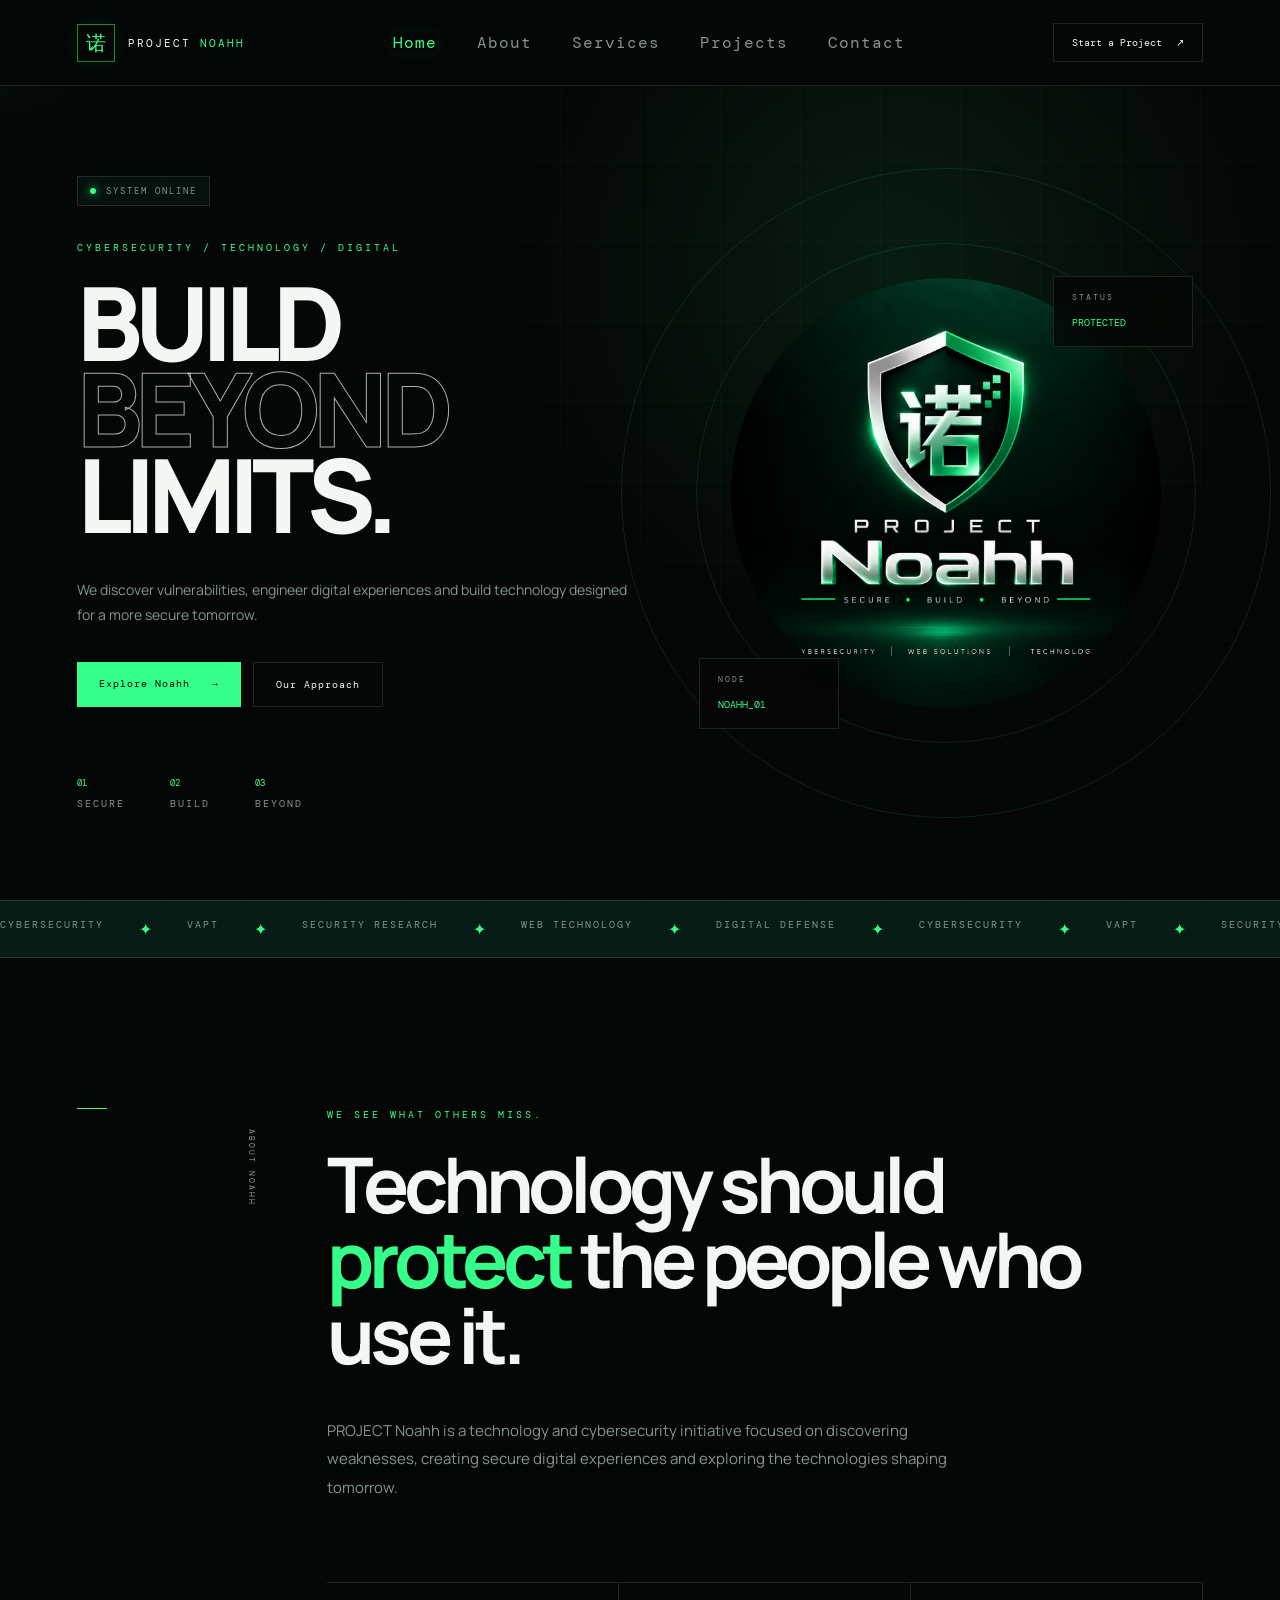
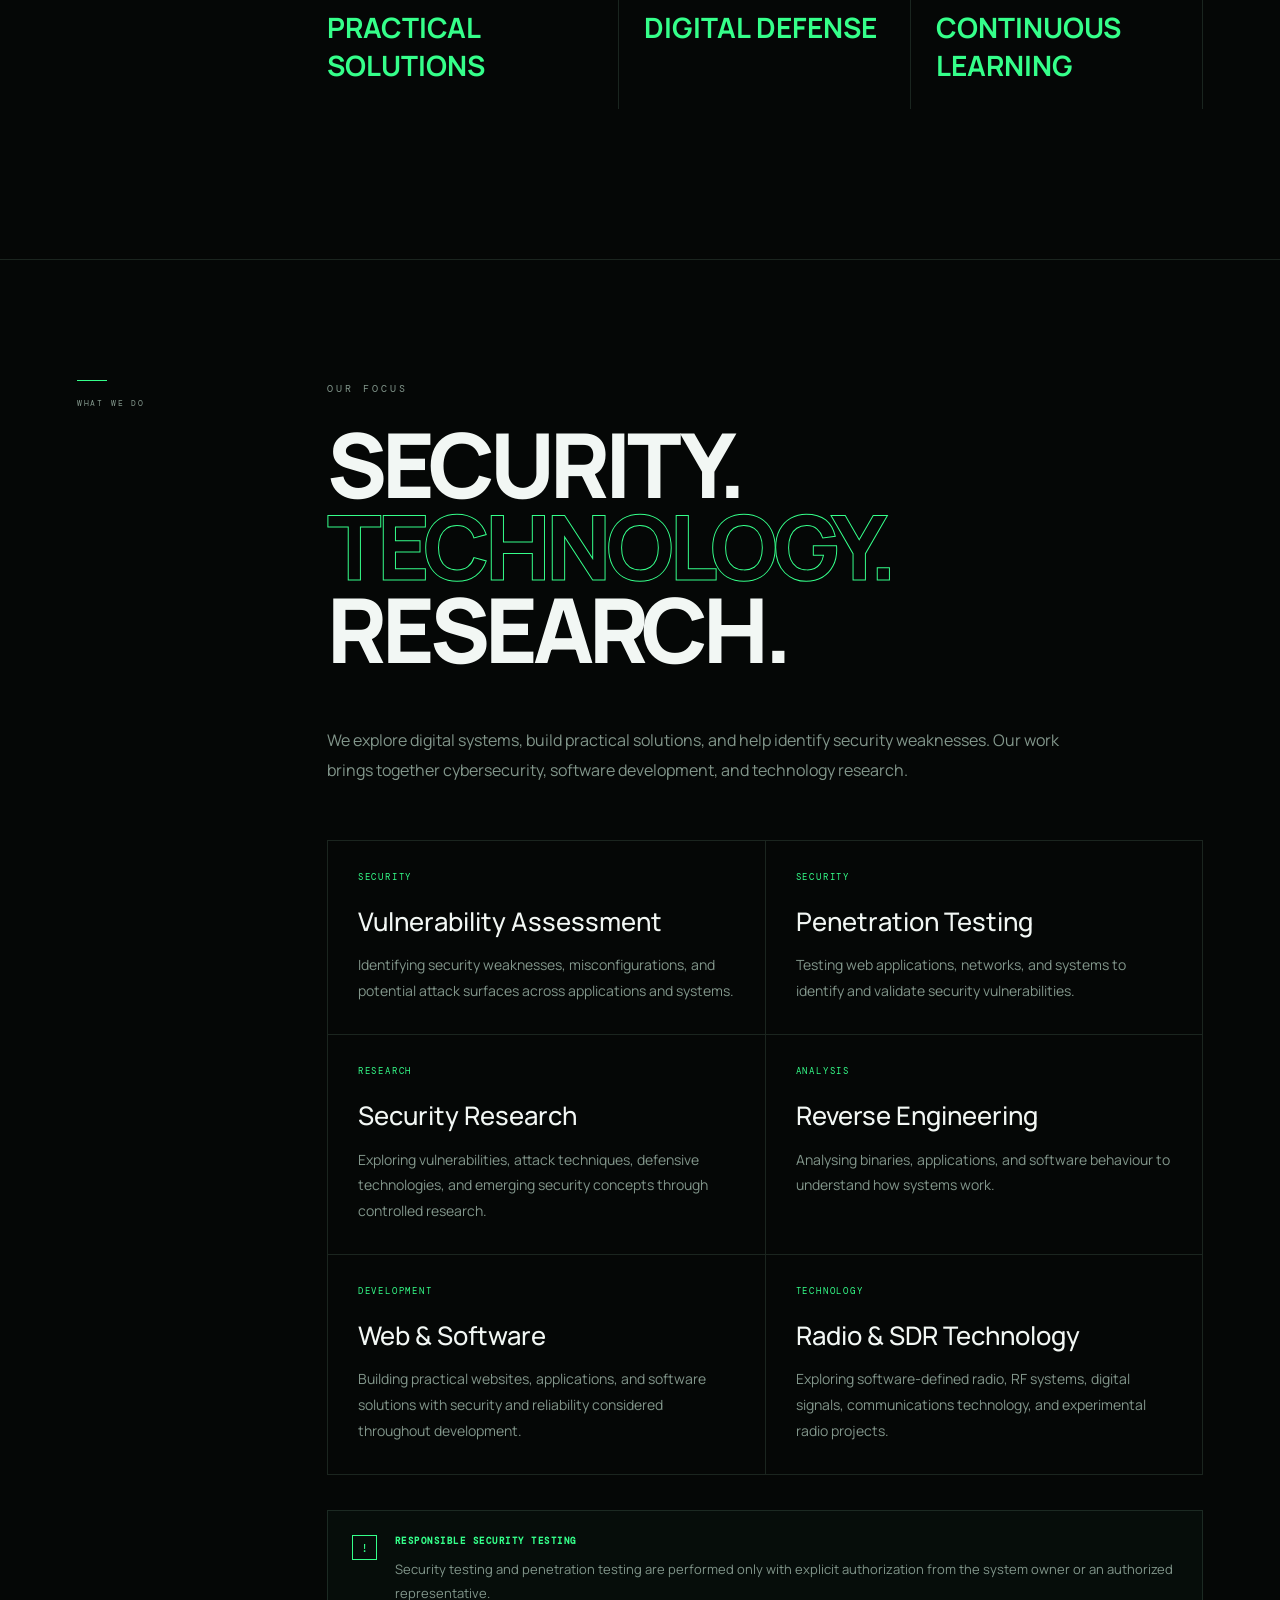
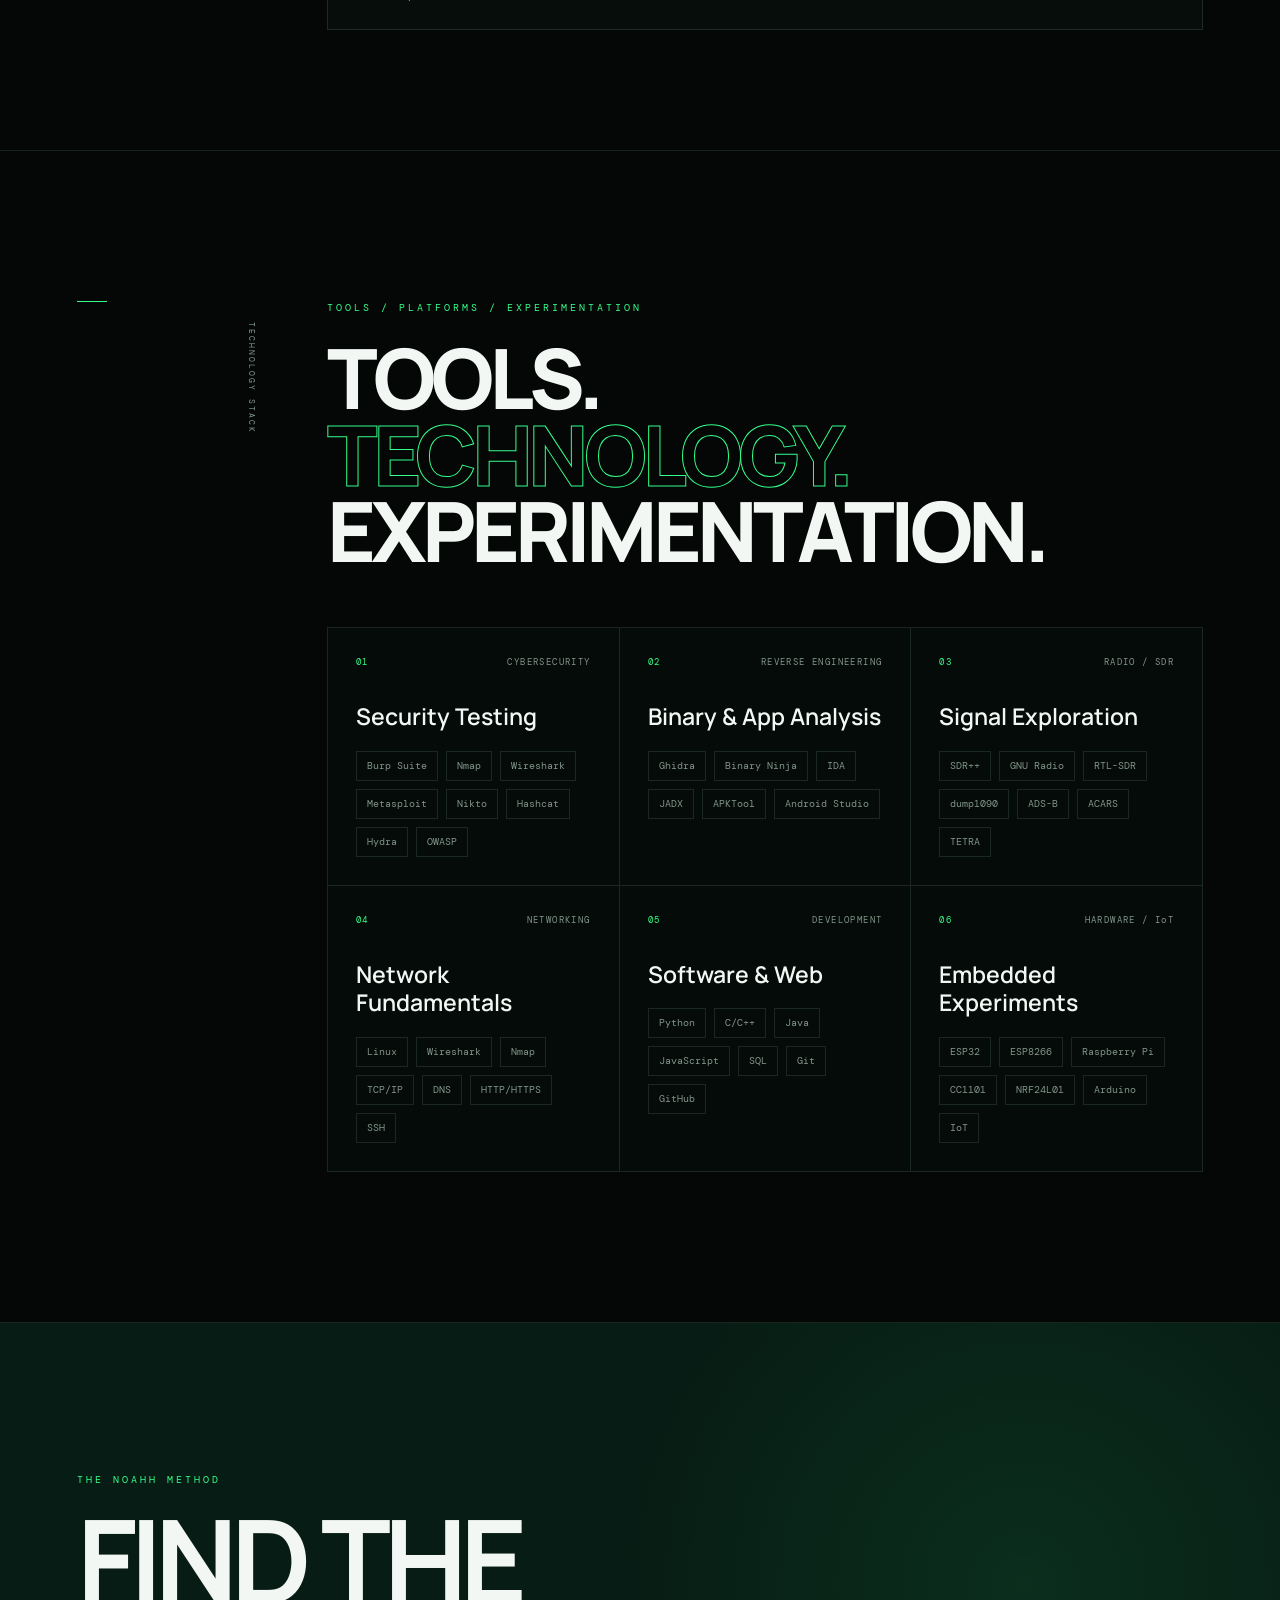
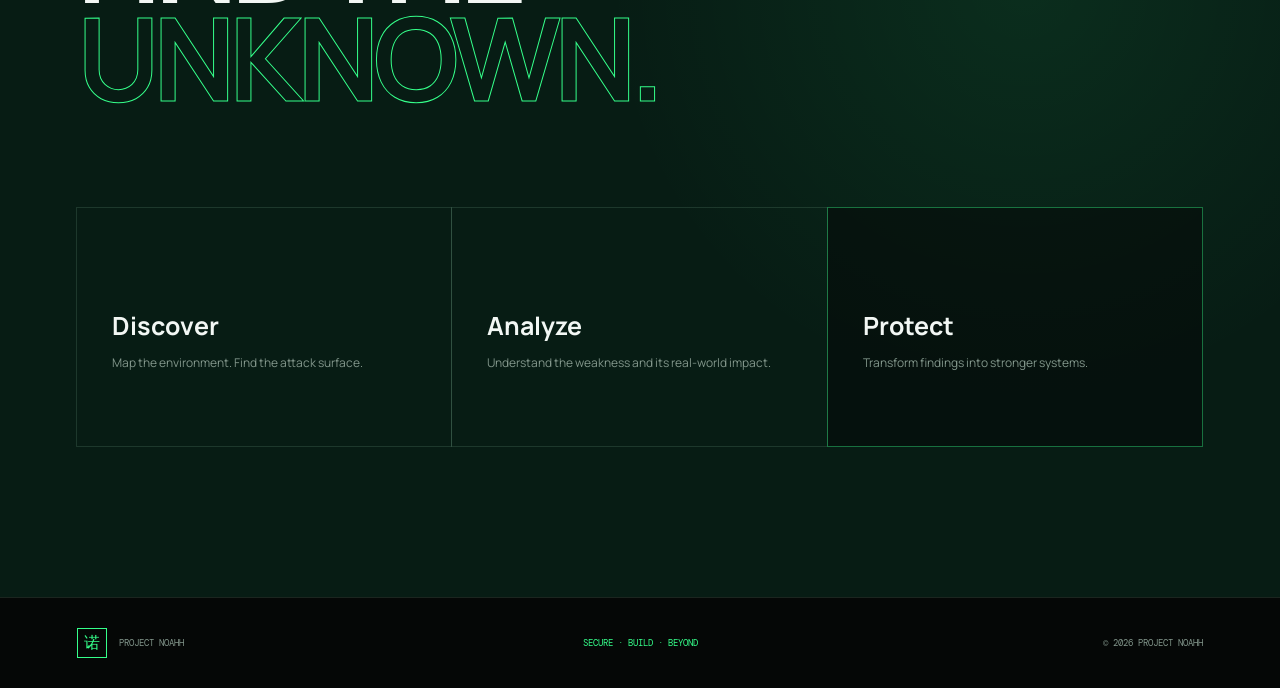
<file: index.html>
<!DOCTYPE html>
<html lang="en">
<head>
    <meta charset="UTF-8">
    <meta name="viewport" content="width=device-width, initial-scale=1.0">

    <!-- SEO -->
    <title>PROJECT Noahh | Cybersecurity, Web Development & Research</title>
    <meta
        name="description"
        content="PROJECT Noahh explores cybersecurity, vulnerability assessment, security research, and web development to build practical and secure digital solutions."
    >
    <meta name="robots" content="index, follow">
    <link rel="canonical" href="https://projectnoahh.github.io/">

    <!-- Open Graph: social sharing previews -->
    <meta property="og:type" content="website">
    <meta property="og:title" content="PROJECT Noahh | Cybersecurity & Technology">
    <meta
        property="og:description"
        content="Discover PROJECT Noahh's work in cybersecurity, security research, web development, and emerging technology."
    >
    <meta property="og:url" content="https://projectnoahh.github.io/">
    <meta
        property="og:image"
        content="https://projectnoahh.github.io/assets/images/image.png"
    >

    <!-- Twitter / X preview -->
    <meta name="twitter:card" content="summary_large_image">
    <meta name="twitter:title" content="PROJECT Noahh | Cybersecurity & Technology">
    <meta
        name="twitter:description"
        content="Cybersecurity, security research, and digital development by PROJECT Noahh."
    >
    <meta
        name="twitter:image"
        content="https://projectnoahh.github.io/assets/images/image.png"
    >

    <!-- Browser theme -->
    <meta name="theme-color" content="#050807">

    <!-- Stylesheet -->
    <link rel="stylesheet" href="css/style.css">
</head>

<body>

    <!-- ==========================================
         CURSOR GLOW
    =========================================== -->

    <div class="cursor-glow"></div>


    <!-- ==========================================
         BACKGROUND GRID
    =========================================== -->

    <div class="background-grid"></div>


    <!-- ==========================================
         NAVIGATION
    =========================================== -->
<!-- 
    <header class="navbar">

        <a href="#" class="nav-brand">

            <span class="brand-mark">诺</span>

            <span class="brand-text">
                PROJECT <b>NOAHH</b>
            </span>

        </a>


        <nav class="nav-links">
            <a href="index.html" class="active">Home</a>

           <a href="about.html">About</a>

            <a href="services.html">Services</a>

            <a href="projects.html">Projects</a>

           <a href="contact.html">Contact</a>

        </nav>


        <a href="#contact" class="nav-button">
            Start a Project
            <span>↗</span>
        </a>


        <button class="mobile-menu" aria-label="Menu">

            <span></span>
            <span></span>

        </button>

    </header> -->

<div id="navbar-placeholder"></div>

    <!-- ==========================================
         HERO
    =========================================== -->

    <main>

        <section class="hero">

            <div class="hero-left">

                <div class="status">

                    <span class="status-dot"></span>

                    SYSTEM ONLINE

                </div>


                <p class="hero-kicker">
                    CYBERSECURITY / TECHNOLOGY / DIGITAL
                </p>


                <h1>

                    BUILD

                    <span>
                        BEYOND
                    </span>

                    LIMITS.

                </h1>


                <p class="hero-description">

                    We discover vulnerabilities, engineer digital
                    experiences and build technology designed for
                    a more secure tomorrow.

                </p>


                <div class="hero-buttons">

                    <a
                        href="#services"
                        class="button-primary"
                    >
                        Explore Noahh
                        <span>→</span>
                    </a>


                    <a
                        href="#about"
                        class="button-outline"
                    >
                        Our Approach
                    </a>

                </div>


                <div class="hero-meta">

                    <div>

                        <small>01</small>

                        <span>
                            SECURE
                        </span>

                    </div>


                    <div>

                        <small>02</small>

                        <span>
                            BUILD
                        </span>

                    </div>


                    <div>

                        <small>03</small>

                        <span>
                            BEYOND
                        </span>

                    </div>

                </div>

            </div>



            <!-- HERO LOGO -->

            <div class="hero-right">

                <div class="hero-orbit orbit-1"></div>

                <div class="hero-orbit orbit-2"></div>

                <div class="hero-orbit orbit-3"></div>


                <div class="hero-logo-container">

                    <img
                        src="assets/images/image.png"
                        alt="PROJECT Noahh"
                        class="hero-logo"
                    >

                </div>


                <div class="floating-card card-top">

                    <span class="card-label">
                        STATUS
                    </span>

                    <strong>
                        PROTECTED
                    </strong>

                </div>


                <div class="floating-card card-bottom">

                    <span class="card-label">
                        NODE
                    </span>

                    <strong>
                        NOAHH_01
                    </strong>

                </div>


                <div class="vertical-text">
                    PROJECT / NOAHH / 001
                </div>

            </div>

        </section>



        <!-- ==========================================
             TICKER
        =========================================== -->

        <div class="ticker">

            <div class="ticker-track">

                <span>CYBERSECURITY</span>
                <i>✦</i>

                <span>VAPT</span>
                <i>✦</i>

                <span>SECURITY RESEARCH</span>
                <i>✦</i>

                <span>WEB TECHNOLOGY</span>
                <i>✦</i>

                <span>DIGITAL DEFENSE</span>
                <i>✦</i>

                <span>CYBERSECURITY</span>
                <i>✦</i>

                <span>VAPT</span>
                <i>✦</i>

                <span>SECURITY RESEARCH</span>
                <i>✦</i>

            </div>

        </div>



        <!-- ==========================================
             ABOUT
        =========================================== -->

        <section
            class="about section"
            id="about"
        >

            <div class="section-index">

                <!-- <span>01</span> -->

                <div></div>

                <small>
                    ABOUT NOAHH
                </small>

            </div>


            <div class="about-content">

                <p class="section-kicker">
                    WE SEE WHAT OTHERS MISS.
                </p>


                <h2>

                    Technology should
                    <span>protect</span>
                    the people who use it.

                </h2>


                <p class="about-text">

                    PROJECT Noahh is a technology and cybersecurity
                    initiative focused on discovering weaknesses,
                    creating secure digital experiences and exploring
                    the technologies shaping tomorrow.

                </p>


                <div class="about-stats">

                    <!-- <div>

                        <strong>
                            01
                        </strong> -->

                        <!-- <span>
                            SECURITY FIRST
                        </span> -->

                    <!-- </div>  -->


                    <div>

                        <strong>
                            PRACTICAL SOLUTIONS
                        </strong>

                        <!-- <span>
                          
                        </span> -->

                    </div>


                    <div>

                        <strong>
                             DIGITAL 
                             DEFENSE
                        </strong>

                        <!-- <span>
                           
                        </span> -->

                    </div>
                    
                    <div>

                         <strong>
                           CONTINUOUS LEARNING
                        </strong> 

                        <!-- <span>
                           CONTINUOUS LEARNING
                        </span> -->

                    </div>


                </div>

            </div>

        </section>



        <!-- ==========================================
             SERVICES
        =========================================== -->
<!-- ==========================================
     WHAT WE DO
=========================================== -->

<section class="about-section capabilities" id="what-we-do">

    <div class="about-index">
        <div></div>
        <small>WHAT WE DO</small>
    </div>

    <div class="about-main">

        <p class="section-kicker">
            OUR FOCUS
        </p>

        <h2>
            SECURITY.
            <span>TECHNOLOGY.</span>
            RESEARCH.
        </h2>

        <p class="what-we-do-intro">
            We explore digital systems, build practical solutions,
            and help identify security weaknesses. Our work brings
            together cybersecurity, software development, and
            technology research.
        </p>

        <div class="what-we-do-grid">

            <article class="what-we-do-item">
                <span class="what-we-do-label">SECURITY</span>
                <h3>Vulnerability Assessment</h3>
                <p>
                    Identifying security weaknesses, misconfigurations,
                    and potential attack surfaces across applications
                    and systems.
                </p>
            </article>

            <article class="what-we-do-item">
                <span class="what-we-do-label">SECURITY</span>
                <h3>Penetration Testing</h3>
                <p>
                    Testing web applications, networks, and systems
                    to identify and validate security vulnerabilities.
                </p>
            </article>

            <article class="what-we-do-item">
                <span class="what-we-do-label">RESEARCH</span>
                <h3>Security Research</h3>
                <p>
                    Exploring vulnerabilities, attack techniques,
                    defensive technologies, and emerging security
                    concepts through controlled research.
                </p>
            </article>

            <article class="what-we-do-item">
                <span class="what-we-do-label">ANALYSIS</span>
                <h3>Reverse Engineering</h3>
                <p>
                    Analysing binaries, applications, and software
                    behaviour to understand how systems work.
                </p>
            </article>

            <article class="what-we-do-item">
                <span class="what-we-do-label">DEVELOPMENT</span>
                <h3>Web & Software</h3>
                <p>
                    Building practical websites, applications, and
                    software solutions with security and reliability
                    considered throughout development.
                </p>
            </article>

            <article class="what-we-do-item">
                <span class="what-we-do-label">TECHNOLOGY</span>
                <h3>Radio & SDR Technology</h3>
                <p>
                    Exploring software-defined radio, RF systems,
                    digital signals, communications technology,
                    and experimental radio projects.
                </p>
            </article>

        </div>

        <div class="security-notice">
            <span class="security-notice-icon">!</span>

            <div>
                <strong>RESPONSIBLE SECURITY TESTING</strong>
                <p>
                    Security testing and penetration testing are
                    performed only with explicit authorization from
                    the system owner or an authorized representative.
                </p>
            </div>
        </div>

    </div>

</section>


        <!-- ==========================================
             TECHNOLOGY STACK
        =========================================== -->

        <section class="technology section" id="technology">
            <div class="section-index">
                <div></div>
                <small>TECHNOLOGY STACK</small>
            </div>

            <div class="technology-content">
                <p class="section-kicker">TOOLS / PLATFORMS / EXPERIMENTATION</p>
                <h2>
                    TOOLS.
                    <span>TECHNOLOGY.</span>
                    EXPERIMENTATION.
                </h2>

                <div class="technology-grid">
                    <article class="technology-card">
                        <div class="technology-card-header"><span class="technology-number">01</span><span class="technology-category">CYBERSECURITY</span></div>
                        <h3>Security Testing</h3>
                        <ul class="tool-list"><li>Burp Suite</li><li>Nmap</li><li>Wireshark</li><li>Metasploit</li><li>Nikto</li><li>Hashcat</li><li>Hydra</li><li>OWASP</li></ul>
                    </article>

                    <article class="technology-card">
                        <div class="technology-card-header"><span class="technology-number">02</span><span class="technology-category">REVERSE ENGINEERING</span></div>
                        <h3>Binary &amp; App Analysis</h3>
                        <ul class="tool-list"><li>Ghidra</li><li>Binary Ninja</li><li>IDA</li><li>JADX</li><li>APKTool</li><li>Android Studio</li></ul>
                    </article>

                    <article class="technology-card">
                        <div class="technology-card-header"><span class="technology-number">03</span><span class="technology-category">RADIO / SDR</span></div>
                        <h3>Signal Exploration</h3>
                        <ul class="tool-list"><li>SDR++</li><li>GNU Radio</li><li>RTL-SDR</li><li>dump1090</li><li>ADS-B</li><li>ACARS</li><li>TETRA</li></ul>
                    </article>

                    <article class="technology-card">
                        <div class="technology-card-header"><span class="technology-number">04</span><span class="technology-category">NETWORKING</span></div>
                        <h3>Network Fundamentals</h3>
                        <ul class="tool-list"><li>Linux</li><li>Wireshark</li><li>Nmap</li><li>TCP/IP</li><li>DNS</li><li>HTTP/HTTPS</li><li>SSH</li></ul>
                    </article>

                    <article class="technology-card">
                        <div class="technology-card-header"><span class="technology-number">05</span><span class="technology-category">DEVELOPMENT</span></div>
                        <h3>Software &amp; Web</h3>
                        <ul class="tool-list"><li>Python</li><li>C/C++</li><li>Java</li><li>JavaScript</li><li>SQL</li><li>Git</li><li>GitHub</li></ul>
                    </article>

                    <article class="technology-card">
                        <div class="technology-card-header"><span class="technology-number">06</span><span class="technology-category">HARDWARE / IoT</span></div>
                        <h3>Embedded Experiments</h3>
                        <ul class="tool-list"><li>ESP32</li><li>ESP8266</li><li>Raspberry Pi</li><li>CC1101</li><li>NRF24L01</li><li>Arduino</li><li>IoT</li></ul>
                    </article>
                </div>
            </div>
        </section>


        <!-- ==========================================
             APPROACH
        =========================================== -->

        <section class="approach">

            <div class="approach-inner">

                <div class="approach-heading">

                    <p class="section-kicker">
                        THE NOAHH METHOD
                    </p>

                    <h2>

                        FIND THE
                        <span>UNKNOWN.</span>

                    </h2>

                </div>


                <div class="method-grid">

                    <div class="method-card">

                        <!-- <span>
                            01
                        </span> -->

                        <h3>
                            Discover
                        </h3>

                        <p>
                            Map the environment.
                            Find the attack surface.
                        </p>

                    </div>


                    <div class="method-card">

                        <!-- <span>
                            02
                        </span> -->

                        <h3>
                            Analyze
                        </h3>

                        <p>
                            Understand the weakness
                            and its real-world impact.
                        </p>

                    </div>


                    <div class="method-card active">

                        <!-- <span>
                            03
                        </span> -->

                        <h3>
                            Protect
                        </h3>

                        <p>
                            Transform findings into
                            stronger systems.
                        </p>

                    </div>

                </div>

            </div>

        </section>

<!-- ==========================================
             CONTACT
        =========================================== -->
<!-- 
        <section
            class="contact"
            id="contact"
        >

            <div class="contact-glow"></div>


            <p class="section-kicker">
                HAVE AN IDEA?
            </p>


            <h2>

                LET'S BUILD
                <span>WHAT'S NEXT.</span>

            </h2>


            <a
                href="mailto:hello@projectnoahh.com"
                class="contact-button"
            >

                hello@projectnoahh.com

                <span>
                    ↗
                </span>

            </a>

        </section> -->

    </main>



    <!-- ==========================================
         FOOTER
    =========================================== -->

    <footer>

        <div class="footer-left">

            <span class="footer-mark">
                诺
            </span>

            <span>
                PROJECT NOAHH
            </span>

        </div>


        <div class="footer-center">

            SECURE · BUILD · BEYOND

        </div>


        <div class="footer-right">

            © 2026 PROJECT NOAHH

        </div>

    </footer>



    <script src="js/main.js"></script>
<script src="js/navbar.js"></script>
</body>
</html>
</file>
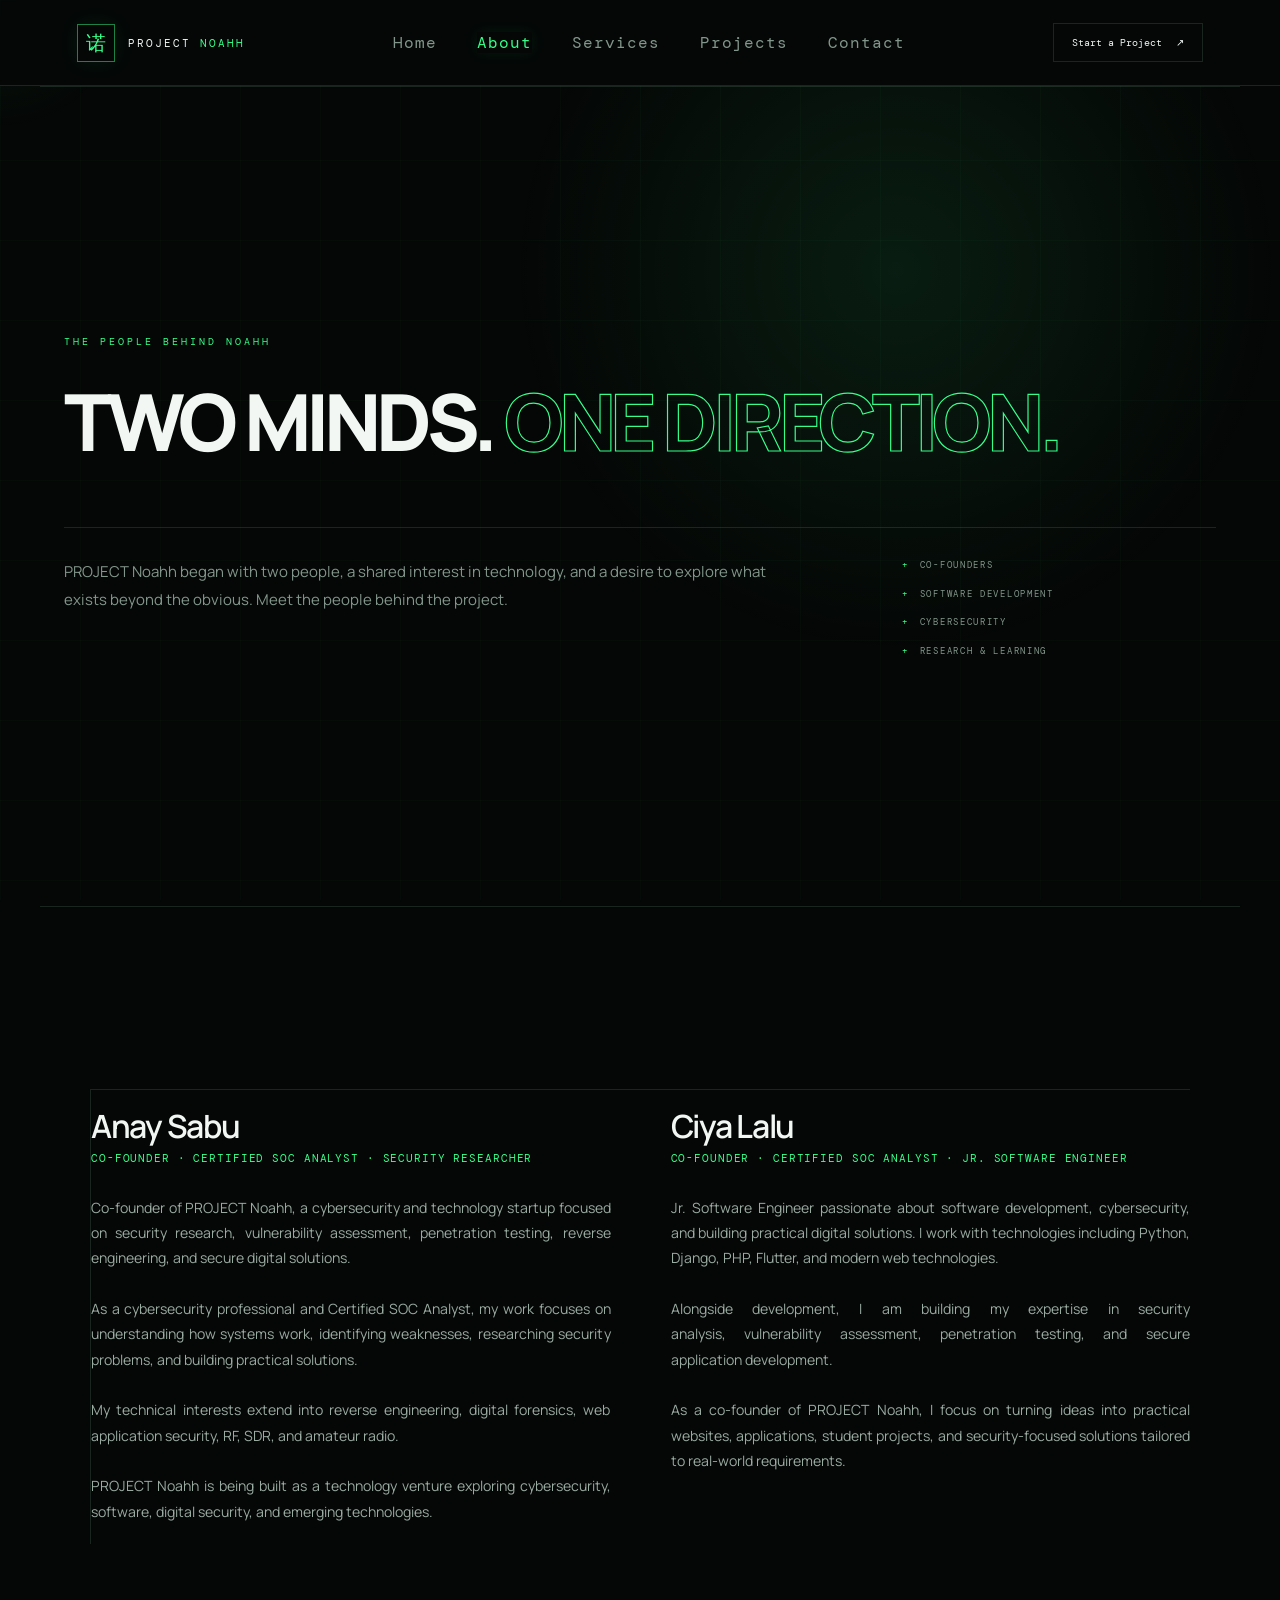
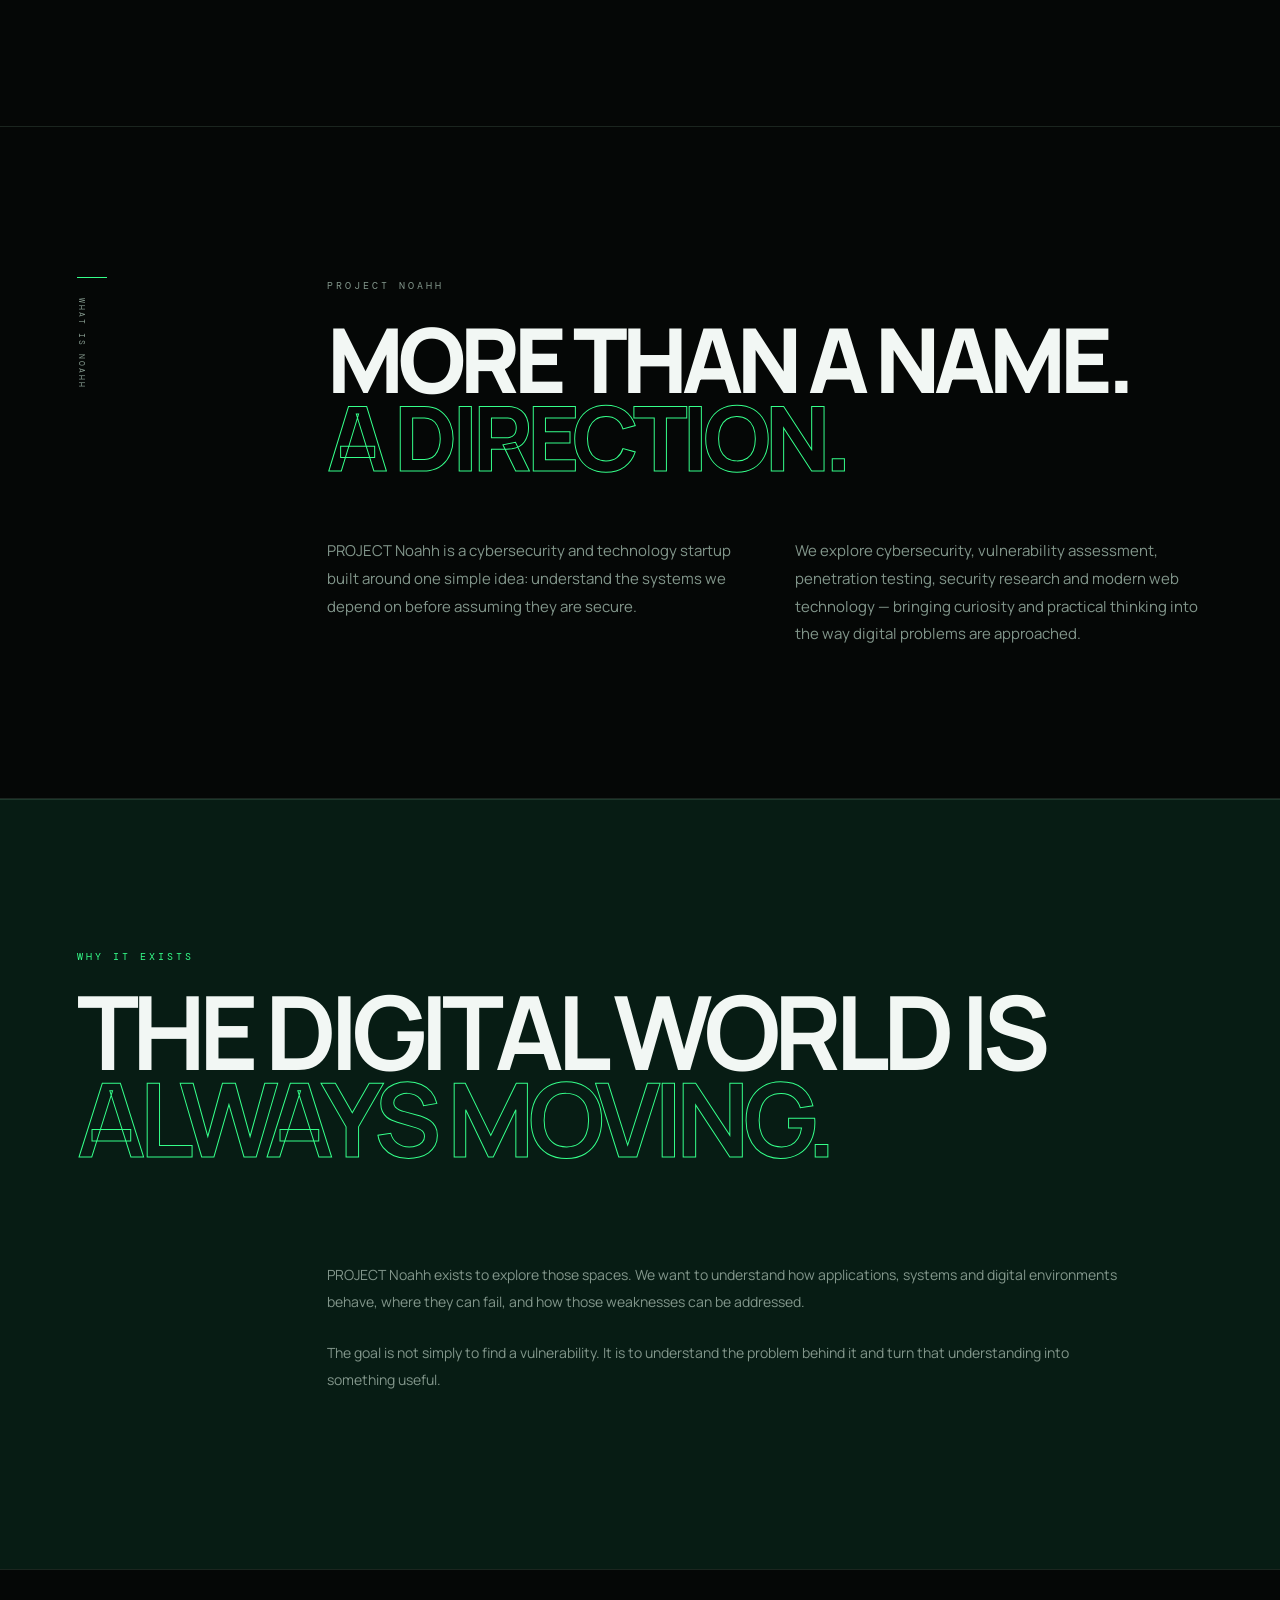
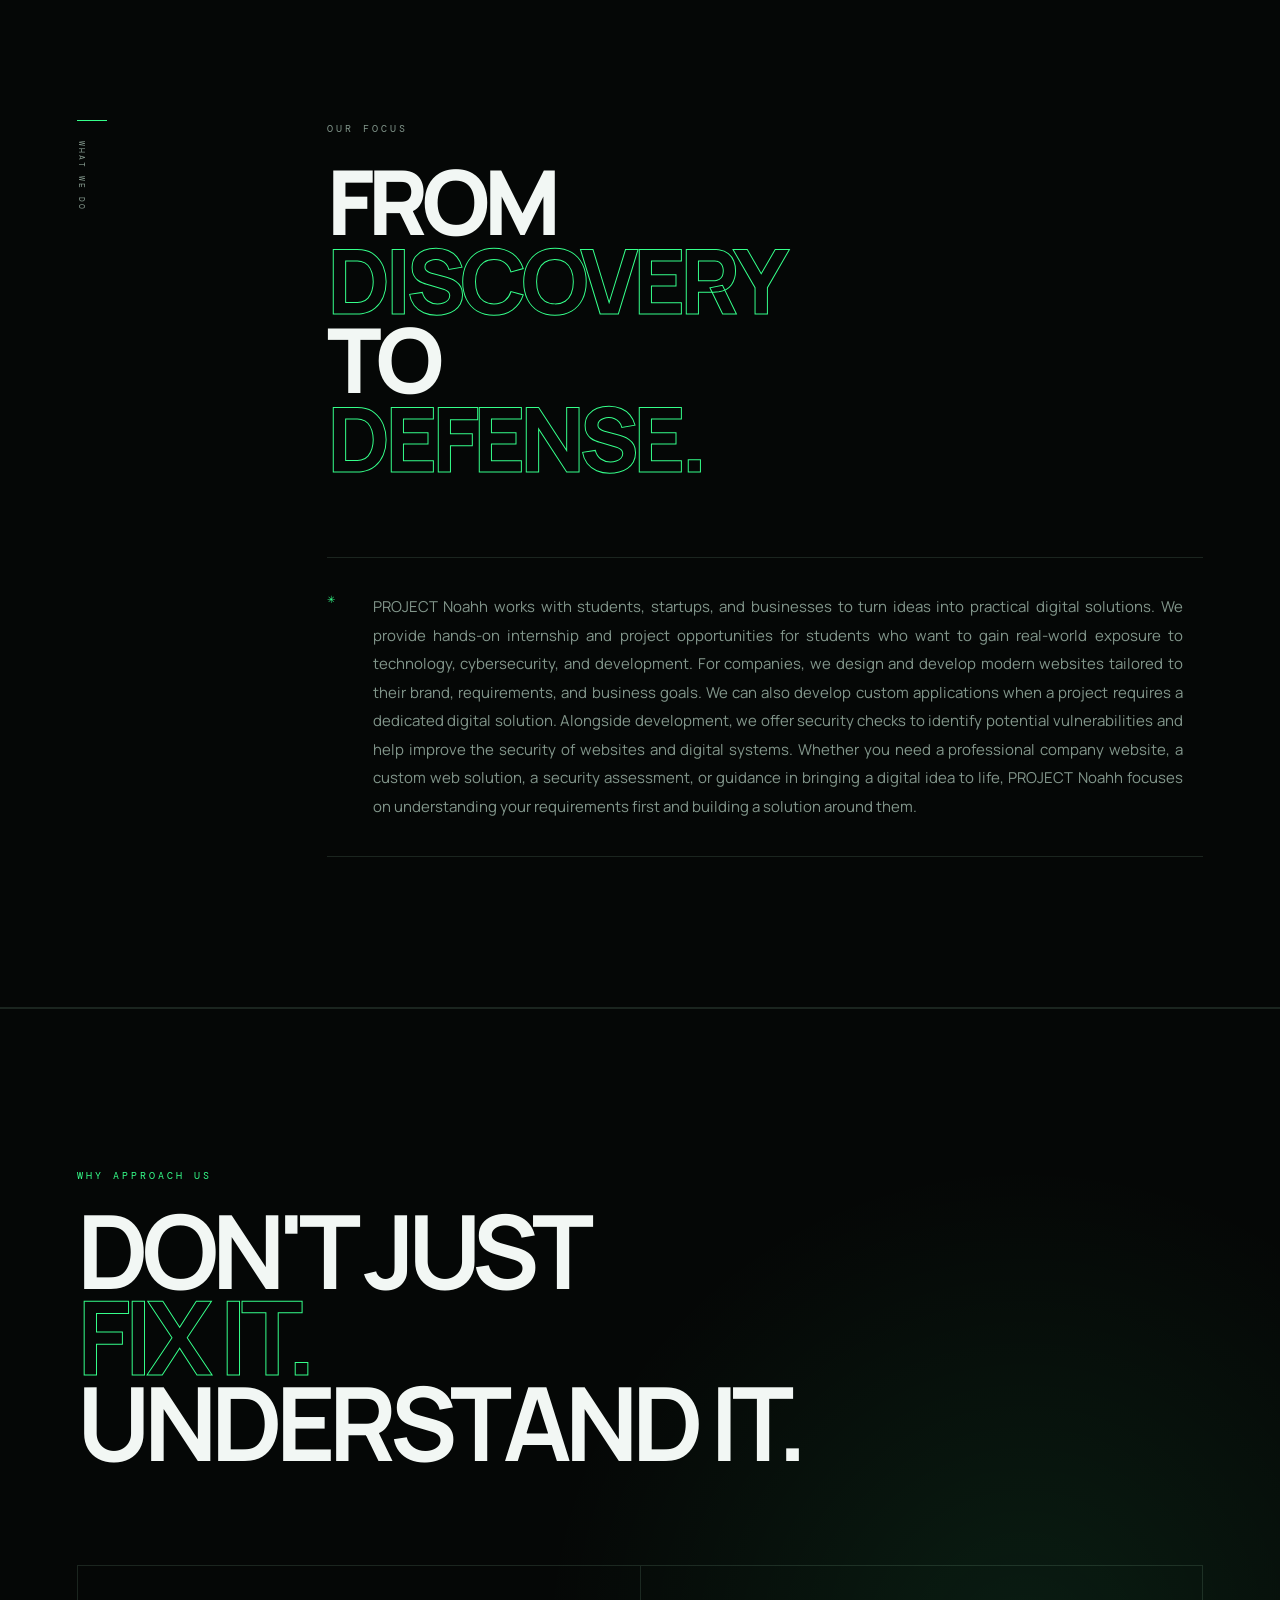
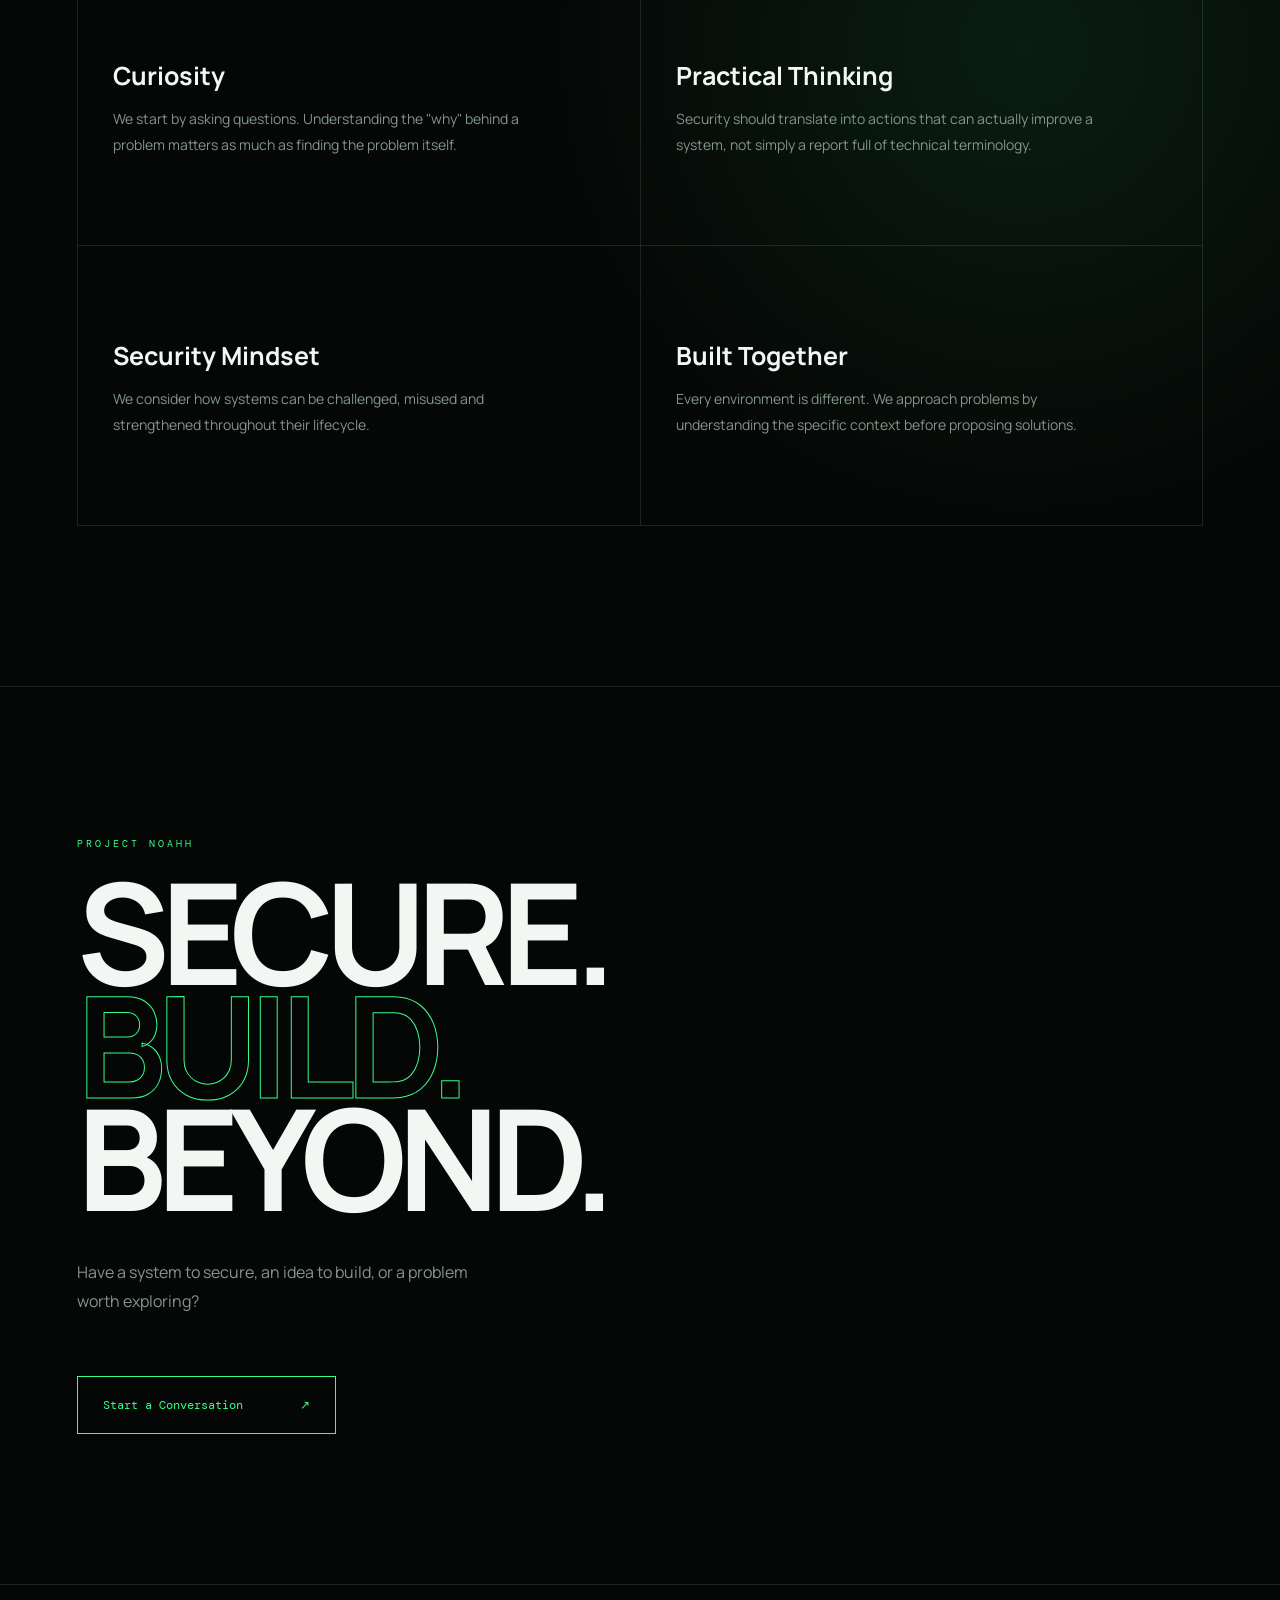
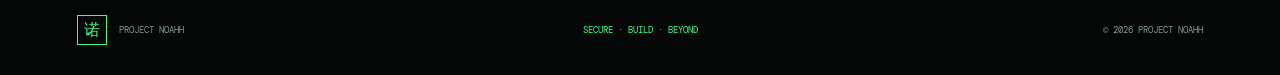
<file: about.html>
<!DOCTYPE html>
<html lang="en">

<head>
    <meta charset="UTF-8">
    <meta name="viewport" content="width=device-width, initial-scale=1.0">

    <!-- SEO -->
    <title>About PROJECT Noahh | Founders & Our Mission</title>
    <meta
        name="description"
        content="Meet the co-founders of PROJECT Noahh and learn about our work in cybersecurity, security research, vulnerability assessment, and software development."
    >
    <meta name="robots" content="index, follow">
    <link
        rel="canonical"
        href="https://projectnoahh.github.io/about.html"
    >

    <!-- Open Graph: social sharing previews -->
    <meta property="og:type" content="website">
    <meta property="og:title" content="About PROJECT Noahh | Founders & Our Mission">
    <meta
        property="og:description"
        content="Get to know the people and purpose behind PROJECT Noahh, a cybersecurity and technology initiative."
    >
    <meta
        property="og:url"
        content="https://projectnoahh.github.io/about.html"
    >
    <meta
        property="og:image"
        content="https://projectnoahh.github.io/assets/images/image.png"
    >

    <!-- Twitter / X preview -->
    <meta name="twitter:card" content="summary_large_image">
    <meta name="twitter:title" content="About PROJECT Noahh">
    <meta
        name="twitter:description"
        content="Meet the founders and explore the mission behind PROJECT Noahh."
    >
    <meta
        name="twitter:image"
        content="https://projectnoahh.github.io/assets/images/image.png"
    >

    <!-- Browser theme -->
    <meta name="theme-color" content="#050807">

    <!-- Stylesheets -->
    <link rel="stylesheet" href="./css/style.css">
    <link rel="stylesheet" href="./css/about.css">
</head>

<body>


    <!-- ==========================================
         BACKGROUND
    =========================================== -->

    <div class="background-grid"></div>

    <div class="cursor-glow"></div>



    <!-- ==========================================
         NAVIGATION
    =========================================== -->

    <!-- <header class="navbar">

        <a href="index.html" class="nav-brand">

            <span class="brand-mark">
                诺
            </span>

            <span class="brand-text">
                PROJECT <b>Noahh</b>
            </span>

        </a>


        <nav class="nav-links" id="site-nav">

           <a href="index.html">Home</a>
<a href="about.html" class="active">About</a>
<a href="services.html">Services</a>
<a href="projects.html">Projects</a>
<a href="contact.html">Contact</a>
        </nav>


        <a
            href="index.html#contact"
            class="nav-button"
        >

            Start a Project

            <span>↗</span>

        </a>


        <button
            class="mobile-menu"
            type="button"
            aria-label="Toggle navigation"
            aria-expanded="false"
            aria-controls="site-nav"
        >

            <span></span>
            <span></span>
            <span></span>

        </button>

    </header> -->

<div id="navbar-placeholder"></div>

    <main>


        <!-- ==========================================
             HERO
        =========================================== -->

        <!-- Legacy hero section removed; founders section follows. -->



        <!-- ==========================================
             01 — FOUNDERS
        =========================================== -->

        <section class="founders-section">


            <div class="about-index">

                <!-- <span>
                    01
                </span> -->

                <div></div>

                <small>
                    FOUNDERS
                </small>

            </div>


            <div class="founders-content">


                <p class="section-kicker">
                    THE PEOPLE BEHIND NOAHH
                </p>


                <h2>

                    TWO MINDS.

                    <span>
                        ONE DIRECTION.
                    </span>

                </h2>


                <div class="founders-intro-row">
                    <p class="founders-intro">
                         PROJECT Noahh began with two people,
                        a shared interest in technology, and
                        a desire to explore what exists
                        beyond the obvious.

                        Meet the people behind the project.
                    </p>

                    <ul class="founders-focus" aria-label="Founder focus areas">
                        <li>CO-FOUNDERS</li>
                        <li>SOFTWARE DEVELOPMENT</li>
                        <li>CYBERSECURITY</li>
                        <li>RESEARCH &amp; LEARNING</li>
                    </ul>
                </div>

              

            </div>

        </section>

        <section class="founders-section founders-grid-section">
  <div class="founder-grid">




                    <!-- ==================================
                         ANAY SABU
                    =================================== -->

                    <article class="founder-card">
<!-- 
                        <div class="founder-number">
                            02
                        </div> -->


                        <!--  -->


                        <div class="founder-info">

                            


                           <h3>
    Anay Sabu
</h3>

<p class="founder-role">

    CO-FOUNDER · CERTIFIED SOC ANALYST · SECURITY RESEARCHER
</p>

<p class="founder-description">

    Co-founder of PROJECT Noahh, a cybersecurity and technology startup
    focused on security research, vulnerability assessment, penetration
    testing, reverse engineering, and secure digital solutions.

    <br><br>

    As a cybersecurity professional and Certified SOC Analyst, my work
    focuses on understanding how systems work, identifying weaknesses,
    researching security problems, and building practical solutions.

    <br><br>

    My technical interests extend into reverse engineering, digital
    forensics, web application security, RF, SDR, and amateur radio.

    <br><br>

    PROJECT Noahh is being built as a technology venture exploring
    cybersecurity, software, digital security, and emerging technologies.
</p>

                        </div>


                        <div class="founder-line"></div>

                    </article>






                    <!-- ==================================
                         CIYA LALU
                    =================================== -->

                    <article class="founder-card">

                        <!-- <div class="founder-number">
                            01
                        </div> -->


                        <!-- <div class="founder-avatar">

                            <span>
                                CL
                            </span>

                        </div> -->


                        <div class="founder-info">

                           

                            <h3>
                                Ciya Lalu
                            </h3>
                            <p class="founder-role">
                                CO-FOUNDER · CERTIFIED SOC ANALYST ·  JR. SOFTWARE ENGINEER
                            </p>


                           <p class="founder-description">

    Jr. Software Engineer passionate about software development,
    cybersecurity, and building practical digital solutions. I work with
    technologies including Python, Django, PHP, Flutter, and modern web
    technologies.
    <br><br>
    Alongside development, I am building my expertise in security analysis,
    vulnerability assessment, penetration testing, and secure application
    development.
    <br><br>
    As a co-founder of PROJECT Noahh, I focus on turning ideas into
    practical websites, applications, student projects, and security-focused
    solutions tailored to real-world requirements.

</p>

                        </div>


                        <div class="founder-line"></div>

                    </article>





                </div>

        </section>
        <!-- ==========================================
             02 — WHAT IS PROJECT NOAHH
        =========================================== -->

        <section class="about-section">


            <div class="about-index">

                <!-- <span>
                    02
                </span> -->

                <div></div>

                <small>
                    WHAT IS NOAHH
                </small>

            </div>


            <div class="about-main">

                <p class="section-kicker">
                    PROJECT NOAHH
                </p>


                <h2>

                    MORE THAN A NAME.

                    <span>
                        A DIRECTION.
                    </span>

                </h2>


                <div class="about-columns">

                    <p>

                        PROJECT Noahh is a cybersecurity and technology startup
                        built around one simple idea:
                        understand the systems we depend on
                        before assuming they are secure.

                    </p>


                    <p>

                        We explore cybersecurity, vulnerability
                        assessment, penetration testing, security
                        research and modern web technology —
                        bringing curiosity and practical thinking
                        into the way digital problems are approached.

                    </p>

                </div>

            </div>

        </section>



        <!-- ==========================================
             03 — WHY PROJECT NOAHH
        =========================================== -->

        <section class="why-section">


            <div class="why-inner">


                <div class="why-heading">

                    <p class="section-kicker">
                        WHY IT EXISTS
                    </p>


                    <h2>

                        THE DIGITAL

                        WORLD IS

                        <span>
                            ALWAYS MOVING.
                        </span>

                    </h2>

                </div>


                <div class="why-content">

                    <div class="why-number">
                        <!-- 03 -->
                    </div>


                    <div>

                        <!-- <p class="large-text">

                            New technologies create new
                            possibilities — but they also
                            create new attack surfaces.

                        </p> -->


                        <p>

                            PROJECT Noahh exists to explore
                            those spaces. We want to understand
                            how applications, systems and
                            digital environments behave, where
                            they can fail, and how those
                            weaknesses can be addressed.

                        </p>


                        <p>

                            The goal is not simply to find a
                            vulnerability. It is to understand
                            the problem behind it and turn that
                            understanding into something useful.

                        </p>

                    </div>

                </div>

            </div>

        </section>



        <!-- ==========================================
             04 — WHAT WE DO
        =========================================== -->

        <section class="about-section capabilities">


            <div class="about-index">

                <!-- <span>
                    04
                </span> -->

                <div></div>

                <small>
                    WHAT WE DO
                </small>

            </div>


            <div class="about-main">


                <p class="section-kicker">
                    OUR FOCUS
                </p>


                <h2>

                    FROM

                    <span>
                        DISCOVERY
                    </span>

                    TO

                    <span>
                        DEFENSE.
                    </span>

                </h2>


                <div class="capability-list">


                    <div class="capability">

                        <span aria-hidden="true">✳</span>

                        <div>

                          

                            <p>

                                PROJECT Noahh works with students, startups, and businesses to turn ideas into practical digital solutions. We provide hands-on internship and project opportunities for students who want to gain real-world exposure to technology, cybersecurity, and development. For companies, we design and develop modern websites tailored to their brand, requirements, and business goals. We can also develop custom applications when a project requires a dedicated digital solution. Alongside development, we offer security checks to identify potential vulnerabilities and help improve the security of websites and digital systems. Whether you need a professional company website, a custom web solution, a security assessment, or guidance in bringing a digital idea to life, PROJECT Noahh focuses on understanding your requirements first and building a solution around them.
                            </p>

                        </div>

                    </div>

                </div>

            </div>

        </section>



        <!-- ==========================================
             WHY APPROACH US
        =========================================== -->

        <section class="approach-us">


            <div class="approach-us-inner">


                <div class="approach-heading">

                    <p class="section-kicker">
                        WHY APPROACH US
                    </p>


                    <h2>

                        DON'T JUST

                        <span>
                            FIX IT.
                        </span>

                        UNDERSTAND IT.

                    </h2>

                </div>


                <div class="approach-points">


                    <div class="approach-point">

                        <!-- <span>
                            01
                        </span> -->

                        <h3>
                            Curiosity
                        </h3>

                        <p>

                            We start by asking questions.
                            Understanding the "why" behind
                            a problem matters as much as
                            finding the problem itself.

                        </p>

                    </div>



                    <div class="approach-point">

                        <!-- <span>
                            02
                        </span> -->

                        <h3>
                            Practical Thinking
                        </h3>

                        <p>

                            Security should translate into
                            actions that can actually improve
                            a system, not simply a report
                            full of technical terminology.

                        </p>

                    </div>



                    <div class="approach-point">

                        <!-- <span>
                            03
                        </span> -->

                        <h3>
                            Security Mindset
                        </h3>

                        <p>

                            We consider how systems can be
                            challenged, misused and
                            strengthened throughout their
                            lifecycle.

                        </p>

                    </div>



                    <div class="approach-point">
<!-- 
                        <span>
                            04
                        </span> -->

                        <h3>
                            Built Together
                        </h3>

                        <p>

                            Every environment is different.
                            We approach problems by
                            understanding the specific
                            context before proposing
                            solutions.

                        </p>

                    </div>


                </div>

            </div>

        </section>



        <!-- ==========================================
             CLOSING
        =========================================== -->

        <section class="about-closing">


            <div class="closing-grid"></div>


            <p class="section-kicker">
                PROJECT NOAHH
            </p>


            <h2>

                SECURE.

                <span>
                    BUILD.
                </span>

                BEYOND.

            </h2>


            <p>

                Have a system to secure,
                an idea to build,
                or a problem worth exploring?

            </p>


            <a
                href="index.html#contact"
                class="contact-button"
            >

                Start a Conversation

                <span>
                    ↗
                </span>

            </a>


        </section>


    </main>



    <!-- ==========================================
         FOOTER
    =========================================== -->

    <footer>

        <div class="footer-left">

            <span class="footer-mark">
                诺
            </span>

            <span>
                PROJECT NOAHH
            </span>

        </div>


        <div class="footer-center">

            SECURE · BUILD · BEYOND

        </div>


        <div class="footer-right">

            © 2026 PROJECT NOAHH

        </div>

    </footer>



    <script src="./js/main.js"></script>
<script src="js/navbar.js"></script>
</body>

</html>
</file>
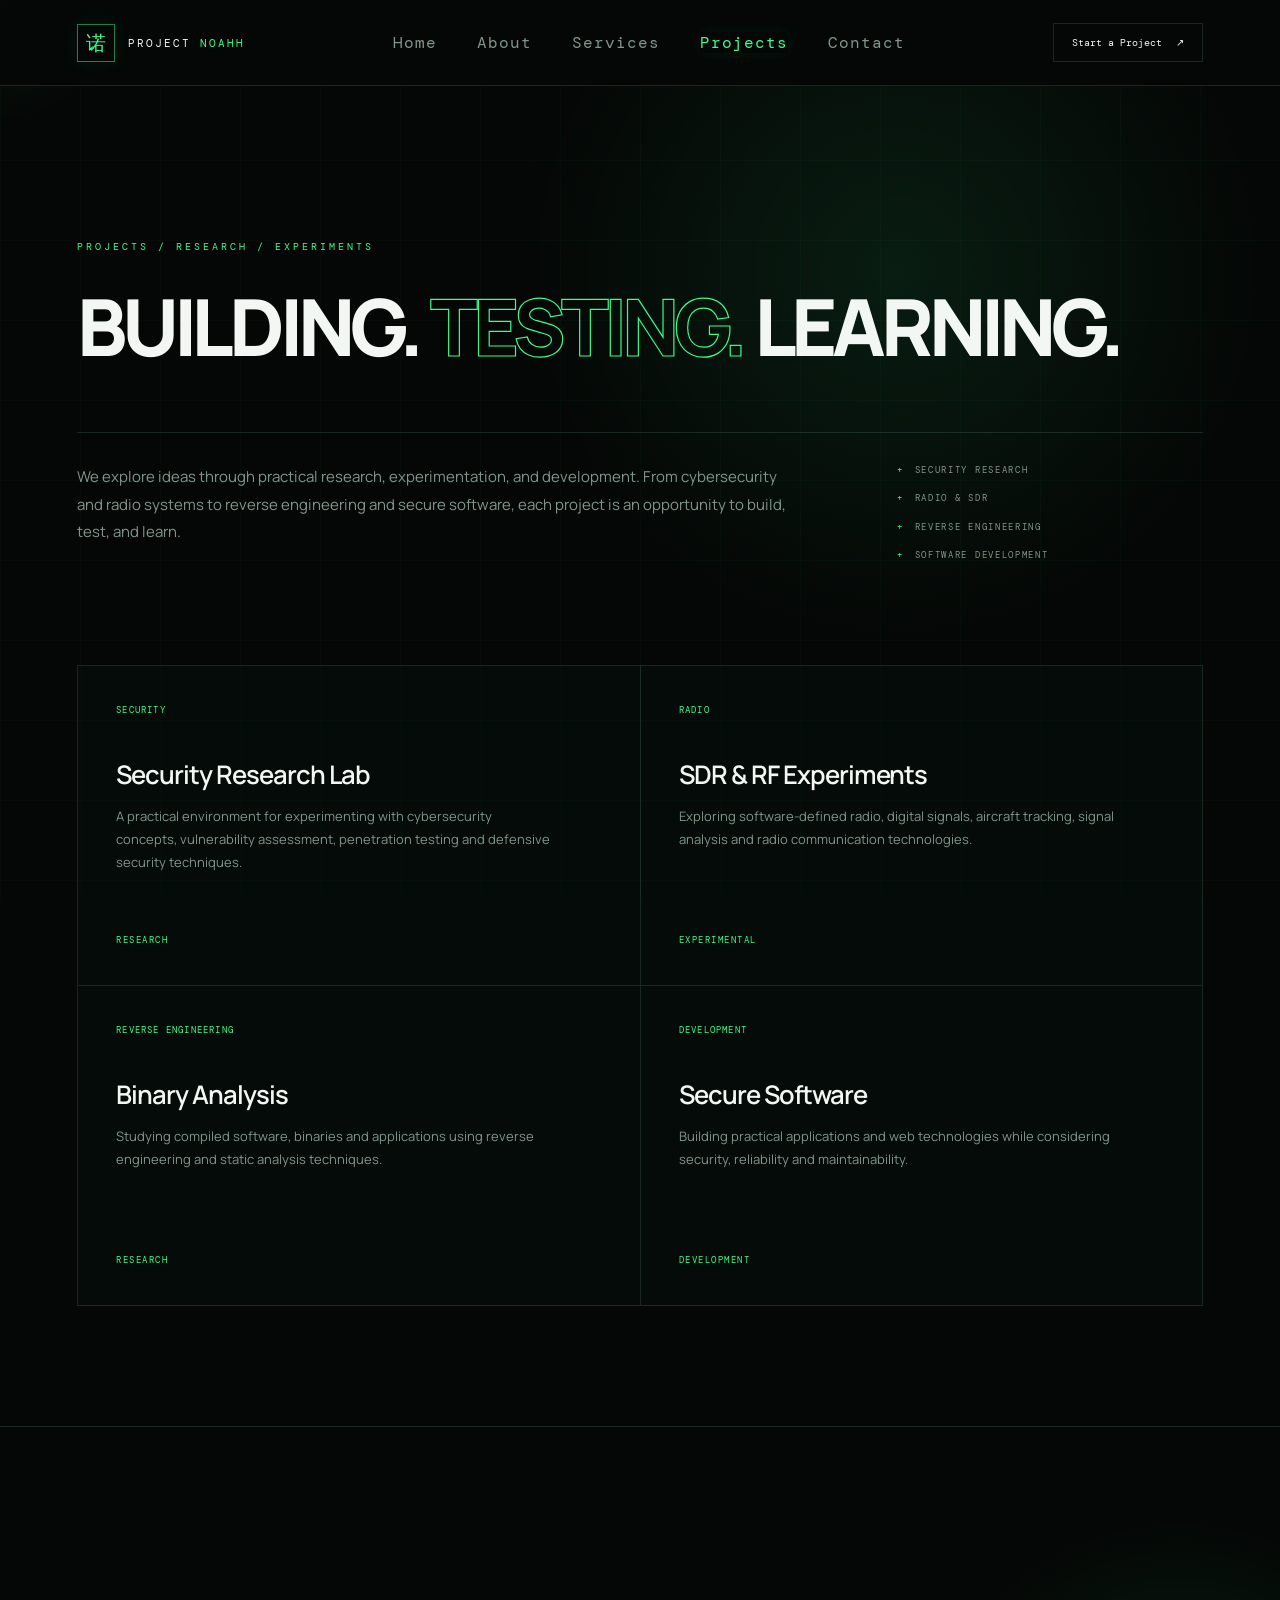
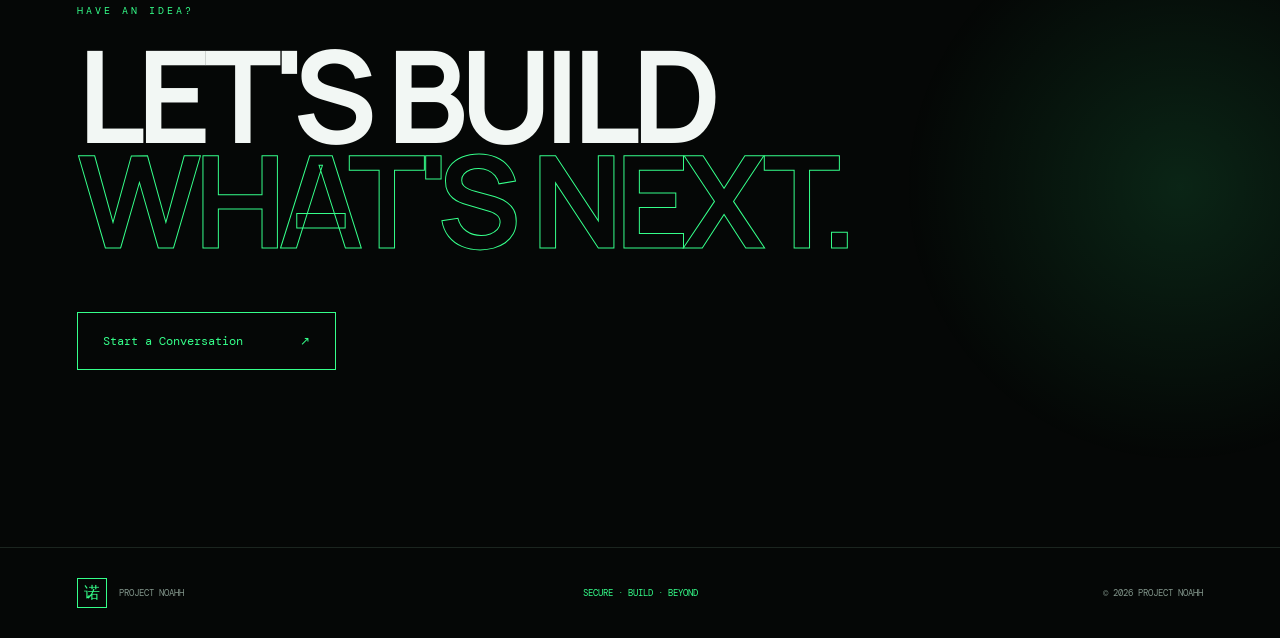
<file: projects.html>
<!DOCTYPE html>
<html lang="en">
<head>
    <meta charset="UTF-8">
    <meta name="viewport" content="width=device-width, initial-scale=1.0">

    <title>Cybersecurity & Software Projects | PROJECT Noahh</title>
    <meta
        name="description"
        content="Explore PROJECT Noahh's cybersecurity research, software development, SDR experiments, reverse engineering, and practical technology projects."
    >

    <meta name="robots" content="index, follow">
    <link rel="canonical" href="https://projectnoahh.github.io/projects.html">

    <meta property="og:type" content="website">
    <meta property="og:title" content="Cybersecurity & Software Projects | PROJECT Noahh">
    <meta
        property="og:description"
        content="Explore cybersecurity research, software development, SDR experiments, and practical technology projects by PROJECT Noahh."
    >
    <meta property="og:url" content="https://projectnoahh.github.io/projects.html">

    <meta name="twitter:card" content="summary">
    <meta name="twitter:title" content="Cybersecurity & Software Projects | PROJECT Noahh">
    <meta
        name="twitter:description"
        content="Explore cybersecurity research, software development, SDR experiments, and practical technology projects by PROJECT Noahh."
    >

    <link rel="stylesheet" href="css/style.css">
</head>
<body>
    <div class="cursor-glow"></div>
    <div class="background-grid"></div>

    <!-- <header class="navbar">
        <a href="index.html" class="nav-brand">
            <span class="brand-mark">诺</span>
            <span class="brand-text">PROJECT <b>NOAHH</b></span>
        </a>

        <nav class="nav-links">
            <a href="index.html">Home</a>
            <a href="about.html">About</a>
            <a href="services.html">Services</a>
            <a href="projects.html" class="active">Projects</a>
            <a href="contact.html">Contact</a>
        </nav>

        <a href="index.html#contact" class="nav-button">
            Start a Project
            <span>↗</span>
        </a>

        <button class="mobile-menu" type="button" aria-label="Toggle navigation" aria-expanded="false">
            <span></span>
            <span></span>
        </button>
    </header> -->
<div id="navbar-placeholder"></div>
    <main>
        <section class="projects section" id="projects">
            <div class="section-index">
                <div></div>
                <small>PROJECTS &amp; RESEARCH</small>
            </div>

            <div class="projects-content">
                <p class="section-kicker">PROJECTS / RESEARCH / EXPERIMENTS</p>

                <h2>
                    BUILDING.
                    <span>TESTING.</span>
                    LEARNING.
                </h2>

                <div class="projects-intro">
                    <p>We explore ideas through practical research, experimentation, and development. From cybersecurity and radio systems to reverse engineering and secure software, each project is an opportunity to build, test, and learn.</p>
                    <ul class="projects-focus" aria-label="Project areas">
                        <li>SECURITY RESEARCH</li>
                        <li>RADIO &amp; SDR</li>
                        <li>REVERSE ENGINEERING</li>
                        <li>SOFTWARE DEVELOPMENT</li>
                    </ul>
                </div>

                <div class="projects-grid">
                    <article class="project-card">
                        <div class="project-top">
                            <!-- <span>PROJECT_01</span> -->
                            <span>SECURITY</span>
                        </div>
                        <h3>Security Research Lab</h3>
                        <p>A practical environment for experimenting with cybersecurity concepts, vulnerability assessment, penetration testing and defensive security techniques.</p>
                        <span class="project-status">RESEARCH</span>
                    </article>

                    <article class="project-card">
                        <div class="project-top">
                            <!-- <span>PROJECT_02</span> -->
                            <span>RADIO</span>
                        </div>
                        <h3>SDR &amp; RF Experiments</h3>
                        <p>Exploring software-defined radio, digital signals, aircraft tracking, signal analysis and radio communication technologies.</p>
                        <span class="project-status">EXPERIMENTAL</span>
                    </article>

                    <article class="project-card">
                        <div class="project-top">
                            <!-- <span>PROJECT_03</span> -->
                            <span>REVERSE ENGINEERING</span>
                        </div>
                        <h3>Binary Analysis</h3>
                        <p>Studying compiled software, binaries and applications using reverse engineering and static analysis techniques.</p>
                        <span class="project-status">RESEARCH</span>
                    </article>

                    <article class="project-card">
                        <div class="project-top">
                            <!-- <span>PROJECT_04</span> -->
                            <span>DEVELOPMENT</span>
                        </div>
                        <h3>Secure Software</h3>
                        <p>Building practical applications and web technologies while considering security, reliability and maintainability.</p>
                        <span class="project-status">DEVELOPMENT</span>
                    </article>
                </div>
            </div>
        </section>

        <section class="contact">
            <div class="contact-glow"></div>
            <p class="section-kicker">HAVE AN IDEA?</p>
            <h2>LET'S BUILD <span>WHAT'S NEXT.</span></h2>
            <a href="index.html#contact" class="contact-button">
                Start a Conversation <span>↗</span>
            </a>
        </section>
    </main>

    <footer>
        <div class="footer-left">
            <span class="footer-mark">诺</span>
            <span>PROJECT NOAHH</span>
        </div>
        <div class="footer-center">SECURE · BUILD · BEYOND</div>
        <div class="footer-right">© 2026 PROJECT NOAHH</div>
    </footer>

    <script src="js/main.js"></script>
    <script src="js/navbar.js"></script>
</body>
</html>
</file>
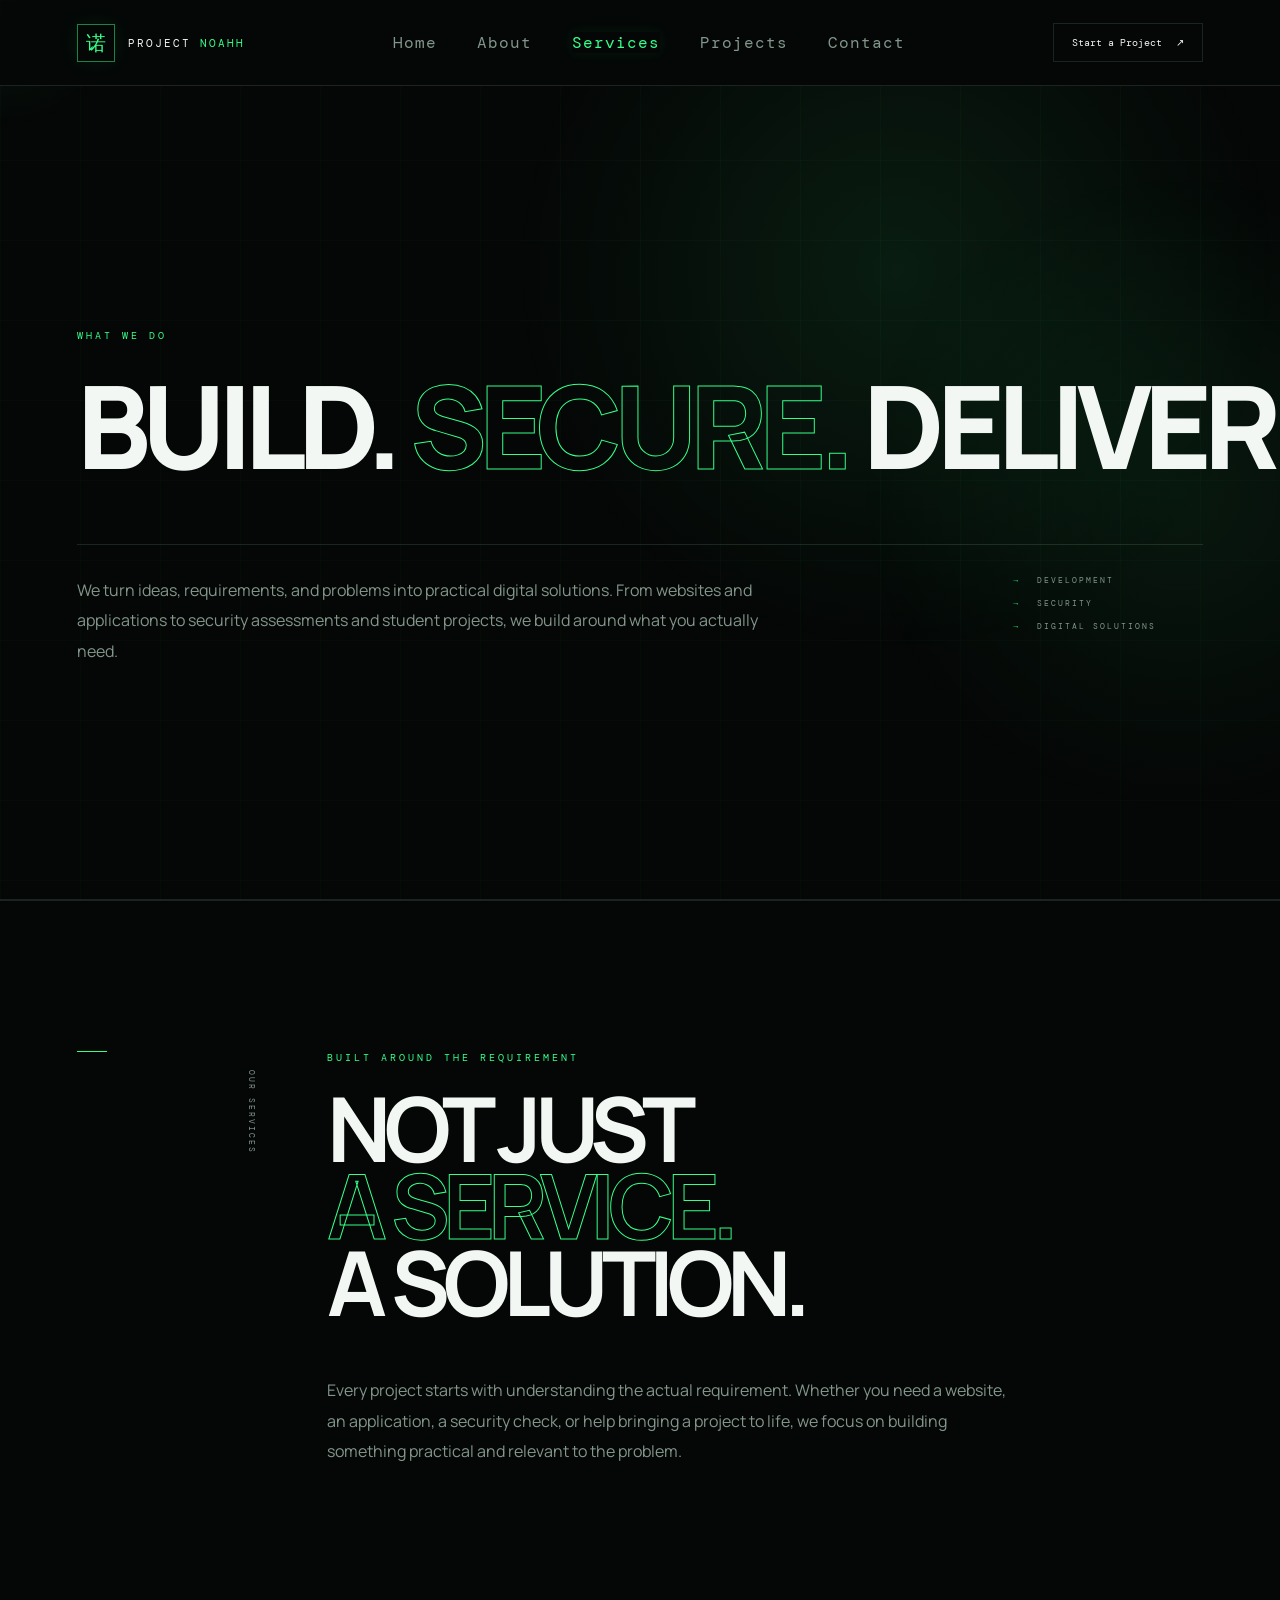
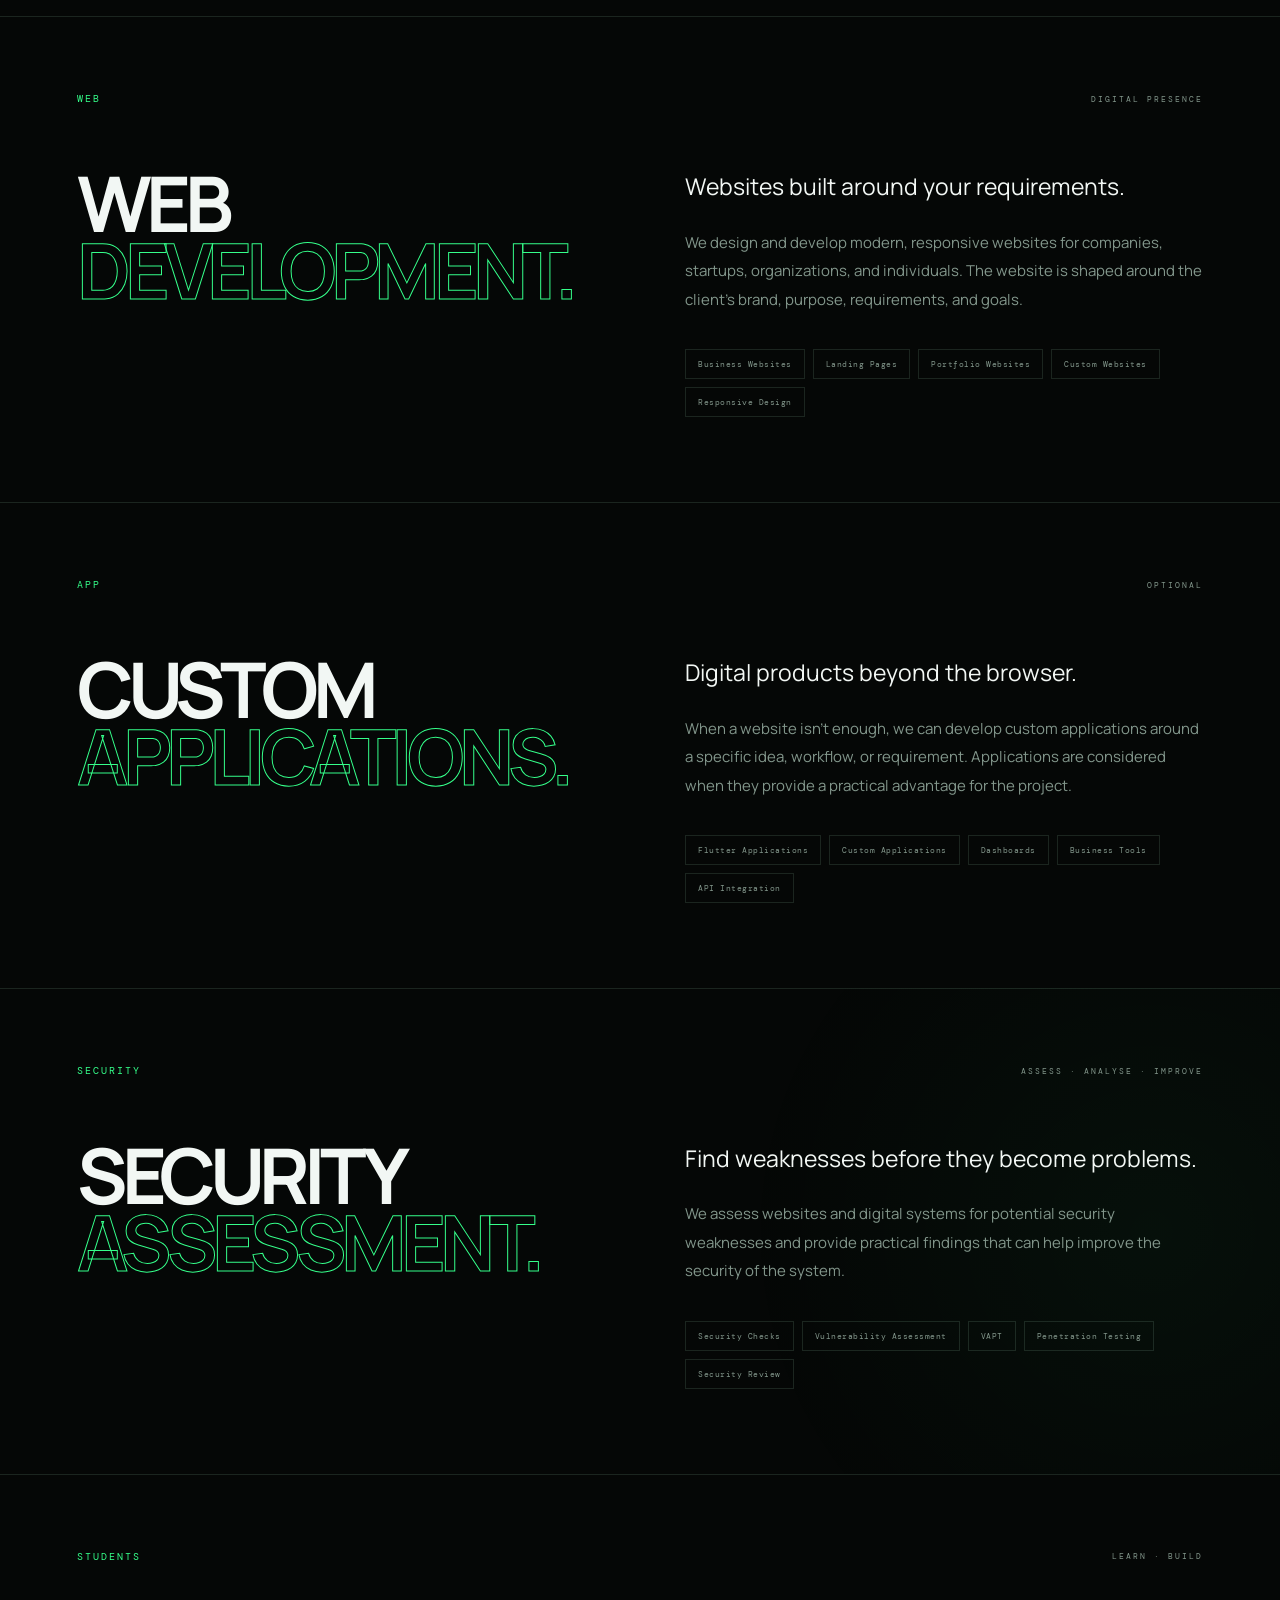
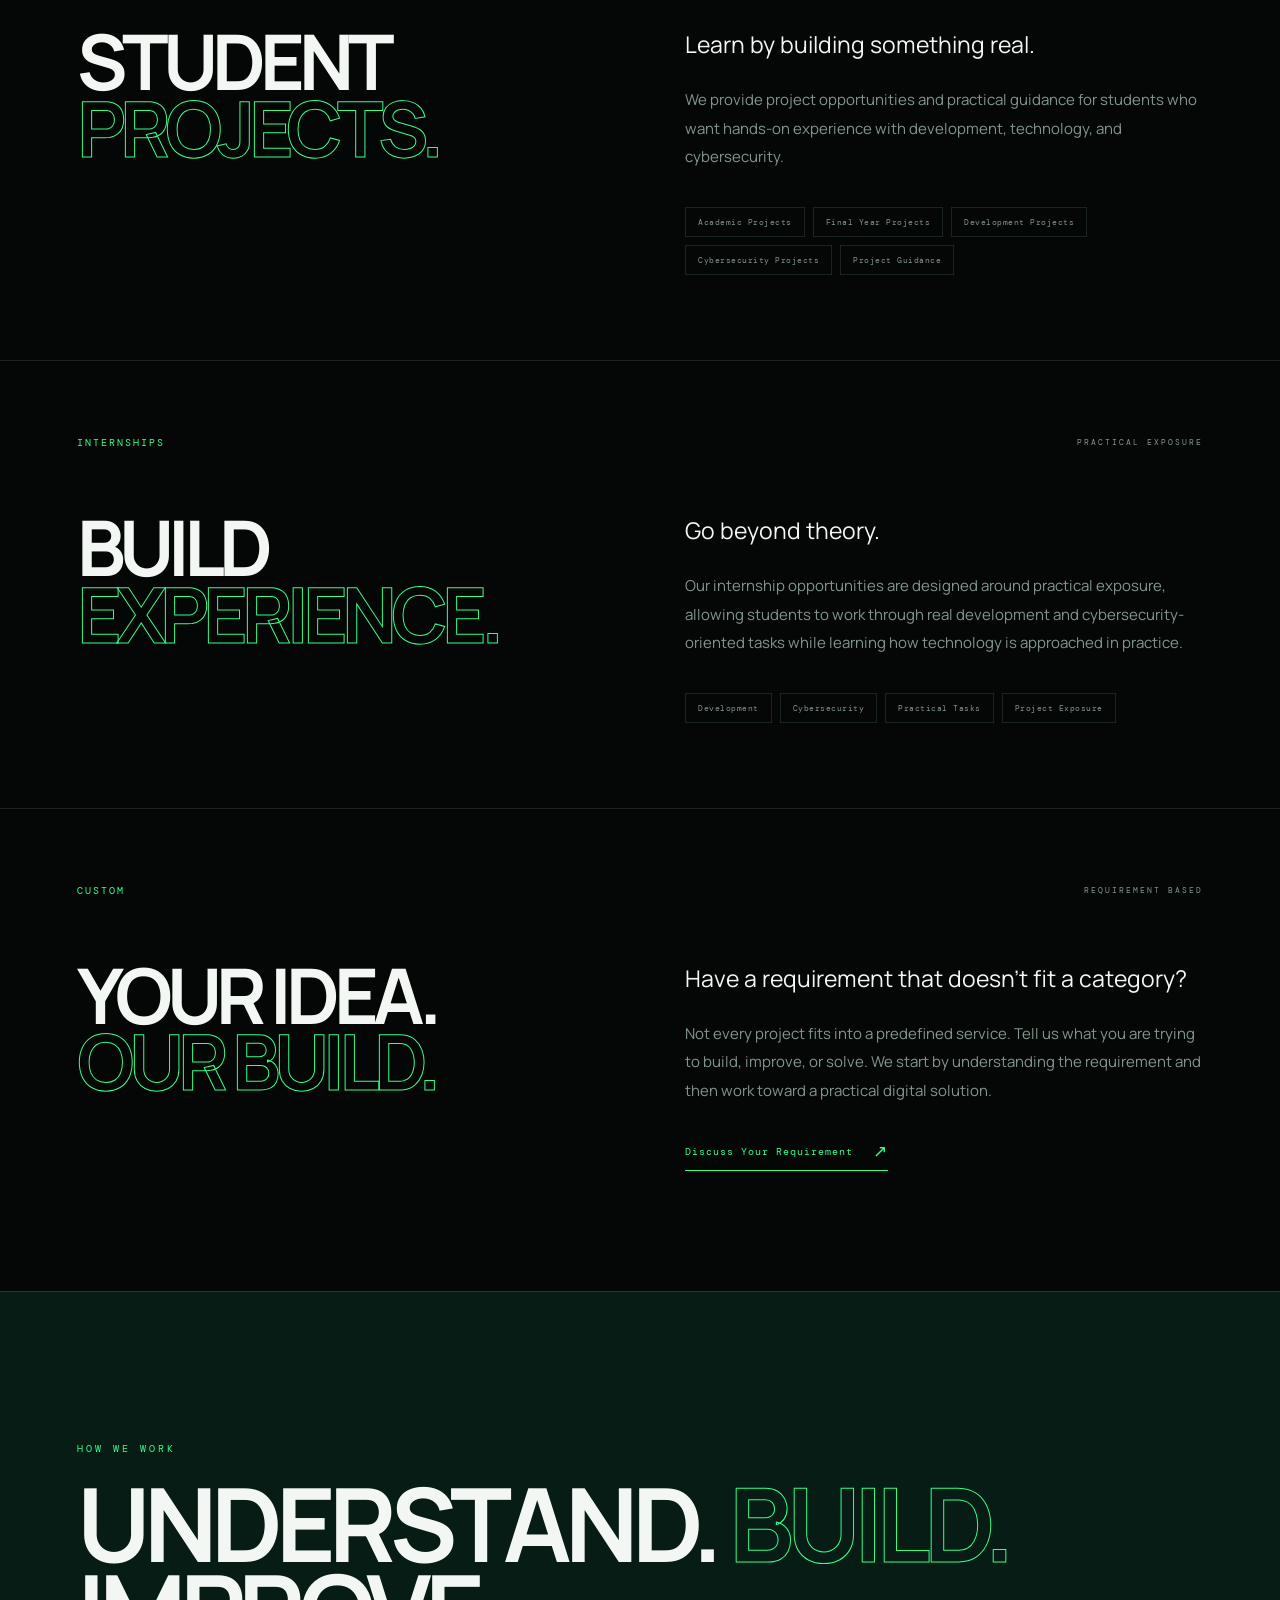
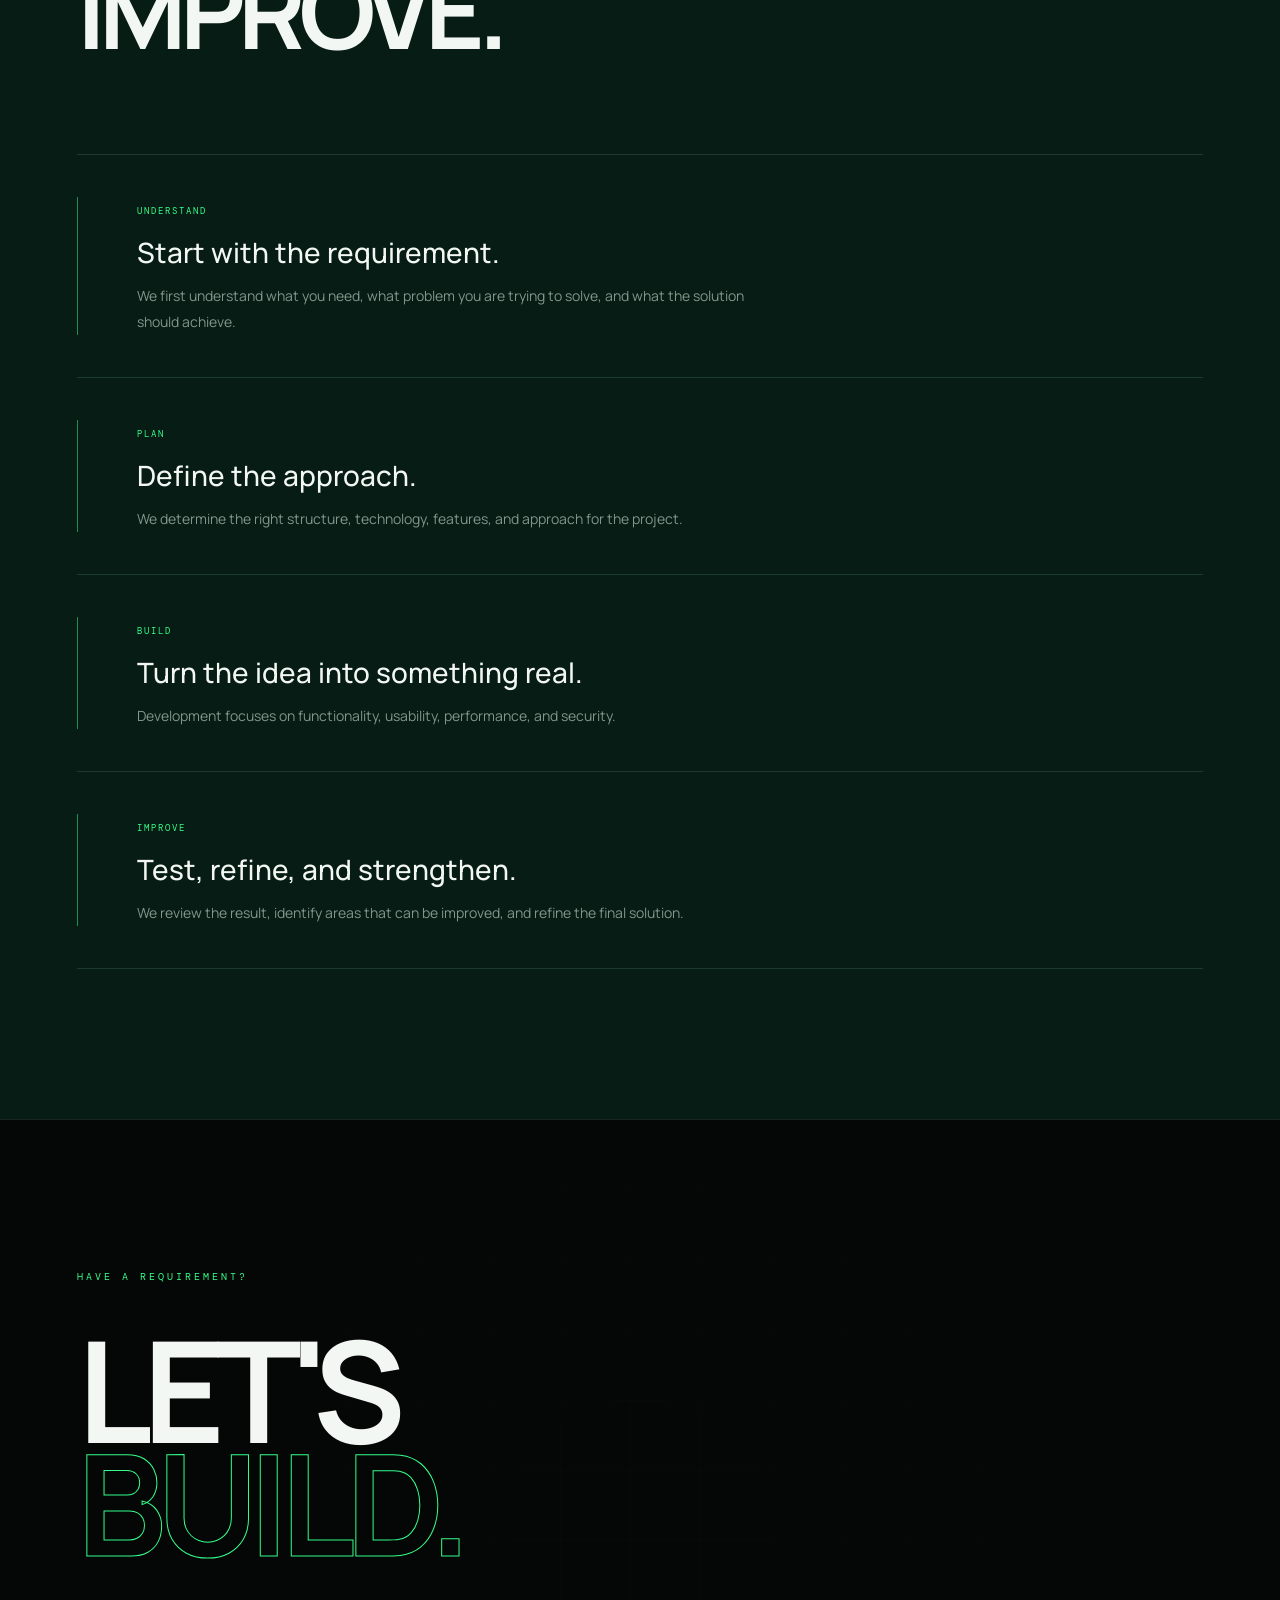
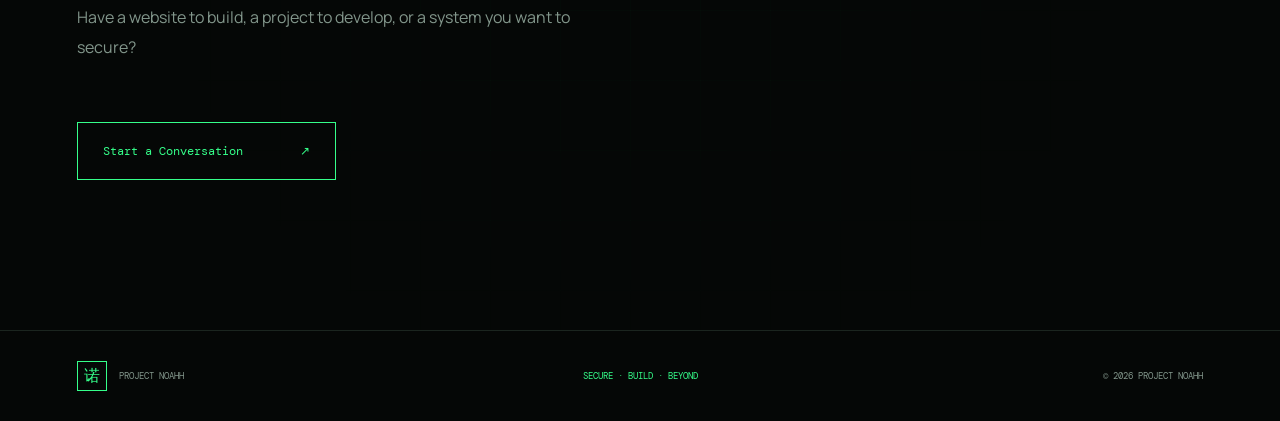
<file: services.html>
<!DOCTYPE html>
<html lang="en">

<head>
    <meta charset="UTF-8">
    <meta name="viewport" content="width=device-width, initial-scale=1.0">

    <!-- SEO -->
    <title>Services | Web Development & Cybersecurity — PROJECT Noahh</title>
    <meta
        name="description"
        content="Explore PROJECT Noahh services including web development, custom applications, security assessments, VAPT, student projects, and internships."
    >
    <meta name="robots" content="index, follow">
    <link
        rel="canonical"
        href="https://projectnoahh.github.io/services.html"
    >

    <!-- Open Graph -->
    <meta property="og:type" content="website">
    <meta
        property="og:title"
        content="Services | Web Development & Cybersecurity — PROJECT Noahh"
    >
    <meta
        property="og:description"
        content="Web development, custom applications, security assessments, and practical project opportunities from PROJECT Noahh."
    >
    <meta
        property="og:url"
        content="https://projectnoahh.github.io/services.html"
    >
    <meta
        property="og:image"
        content="https://projectnoahh.github.io/assets/images/image.png"
    >

    <!-- Twitter / X -->
    <meta name="twitter:card" content="summary_large_image">
    <meta
        name="twitter:title"
        content="PROJECT Noahh Services"
    >
    <meta
        name="twitter:description"
        content="Explore web development, cybersecurity, student projects, and internship opportunities."
    >
    <meta
        name="twitter:image"
        content="https://projectnoahh.github.io/assets/images/image.png"
    >

    <meta name="theme-color" content="#050807">

    <!-- Stylesheets -->
    <link rel="stylesheet" href="./css/style.css">
    <link rel="stylesheet" href="./css/services.css">
</head>


<body>


    <!-- ==========================================
         BACKGROUND
    =========================================== -->

    <div class="background-grid"></div>

    <div class="cursor-glow"></div>



    <!-- ==========================================
         NAVIGATION
    =========================================== -->

    <!-- <header class="navbar">

        <a href="index.html" class="nav-brand">

            <span class="brand-mark">
                诺
            </span>

            <span class="brand-text">
                PROJECT <b>Noahh</b>
            </span>

        </a>


        <nav class="nav-links" id="site-nav">

            <a href="index.html">
                Home
            </a>

            <a href="about.html">
                About
            </a>

            <a href="services.html" class="active">
                Services
            </a>

            <a href="projects.html">
                Projects
            </a>

           <a href="contact.html">Contact</a>

        </nav>


        <a
            href="index.html#contact"
            class="nav-button"
        >

            Start a Project

            <span>
                ↗
            </span>

        </a>


        <button
            class="mobile-menu"
            type="button"
            aria-label="Toggle navigation"
            aria-expanded="false"
            aria-controls="site-nav"
        >

            <span></span>
            <span></span>
            <span></span>

        </button>

    </header> -->

<div id="navbar-placeholder"></div>

    <main>


        <!-- ==========================================
             SERVICES HERO
        =========================================== -->

        <section class="services-hero">


            <div class="services-hero-content">


                <p class="section-kicker">
                    WHAT WE DO
                </p>


                <h1>

                    BUILD.
                    <span>SECURE.</span>
                    DELIVER.

                </h1>


                <div class="services-hero-bottom">


                    <p class="services-hero-description">

                        We turn ideas, requirements, and problems into
                        practical digital solutions. From websites and
                        applications to security assessments and student
                        projects, we build around what you actually need.

                    </p>


                    <div class="services-meta">

                        <span>
                            DEVELOPMENT
                        </span>

                        <span>
                            SECURITY
                        </span>

                        <span>
                            DIGITAL SOLUTIONS
                        </span>

                    </div>


                </div>


            </div>

        </section>



        <!-- ==========================================
             SERVICE INTRO
        =========================================== -->

        <section class="services-intro">


            <div class="services-index">

                <div></div>

                <small>
                    OUR SERVICES
                </small>

            </div>


            <div class="services-intro-content">


                <p class="section-kicker">
                    BUILT AROUND THE REQUIREMENT
                </p>


                <h2>

                    NOT JUST
                    <span>A SERVICE.</span>

                    A SOLUTION.

                </h2>


                <p class="services-intro-text">

                    Every project starts with understanding the actual
                    requirement. Whether you need a website, an
                    application, a security check, or help bringing
                    a project to life, we focus on building something
                    practical and relevant to the problem.

                </p>


            </div>

        </section>



        <!-- ==========================================
             WEB DEVELOPMENT
        =========================================== -->

        <section class="service-section">


            <div class="service-section-top">

                <span>
                    WEB
                </span>

                <small>
                    DIGITAL PRESENCE
                </small>

            </div>


            <div class="service-layout">


                <div class="service-title">

                    <h2>

                        WEB
                        <span>DEVELOPMENT.</span>

                    </h2>

                </div>


                <div class="service-detail">

                    <p class="service-lead">

                        Websites built around your requirements.

                    </p>


                    <p>

                        We design and develop modern, responsive
                        websites for companies, startups, organizations,
                        and individuals. The website is shaped around
                        the client's brand, purpose, requirements,
                        and goals.

                    </p>


                    <div class="service-features">

                        <span>
                            Business Websites
                        </span>

                        <span>
                            Landing Pages
                        </span>

                        <span>
                            Portfolio Websites
                        </span>

                        <span>
                            Custom Websites
                        </span>

                        <span>
                            Responsive Design
                        </span>

                    </div>

                </div>

            </div>


        </section>



        <!-- ==========================================
             CUSTOM APPLICATIONS
        =========================================== -->

        <section class="service-section">


            <div class="service-section-top">

                <span>
                    APP
                </span>

                <small>
                    OPTIONAL
                </small>

            </div>


            <div class="service-layout">


                <div class="service-title">

                    <h2>

                        CUSTOM
                        <span>APPLICATIONS.</span>

                    </h2>

                </div>


                <div class="service-detail">

                    <p class="service-lead">

                        Digital products beyond the browser.

                    </p>


                    <p>

                        When a website isn't enough, we can develop
                        custom applications around a specific idea,
                        workflow, or requirement. Applications are
                        considered when they provide a practical
                        advantage for the project.

                    </p>


                    <div class="service-features">

                        <span>
                            Flutter Applications
                        </span>

                        <span>
                            Custom Applications
                        </span>

                        <span>
                            Dashboards
                        </span>

                        <span>
                            Business Tools
                        </span>

                        <span>
                            API Integration
                        </span>

                    </div>

                </div>

            </div>


        </section>



        <!-- ==========================================
             SECURITY ASSESSMENT
        =========================================== -->

        <section class="service-section service-security">


            <div class="service-section-top">

                <span>
                    SECURITY
                </span>

                <small>
                    ASSESS · ANALYSE · IMPROVE
                </small>

            </div>


            <div class="service-layout">


                <div class="service-title">

                    <h2>

                        SECURITY
                        <span>ASSESSMENT.</span>

                    </h2>

                </div>


                <div class="service-detail">

                    <p class="service-lead">

                        Find weaknesses before they become problems.

                    </p>


                    <p>

                        We assess websites and digital systems for
                        potential security weaknesses and provide
                        practical findings that can help improve the
                        security of the system.

                    </p>


                    <div class="service-features">

                        <span>
                            Security Checks
                        </span>

                        <span>
                            Vulnerability Assessment
                        </span>

                        <span>
                            VAPT
                        </span>

                        <span>
                            Penetration Testing
                        </span>

                        <span>
                            Security Review
                        </span>

                    </div>

                </div>

            </div>


        </section>



        <!-- ==========================================
             STUDENT PROJECTS
        =========================================== -->

        <section class="service-section">


            <div class="service-section-top">

                <span>
                    STUDENTS
                </span>

                <small>
                    LEARN · BUILD
                </small>

            </div>


            <div class="service-layout">


                <div class="service-title">

                    <h2>

                        STUDENT
                        <span>PROJECTS.</span>

                    </h2>

                </div>


                <div class="service-detail">

                    <p class="service-lead">

                        Learn by building something real.

                    </p>


                    <p>

                        We provide project opportunities and practical
                        guidance for students who want hands-on
                        experience with development, technology,
                        and cybersecurity.

                    </p>


                    <div class="service-features">

                        <span>
                            Academic Projects
                        </span>

                        <span>
                            Final Year Projects
                        </span>

                        <span>
                            Development Projects
                        </span>

                        <span>
                            Cybersecurity Projects
                        </span>

                        <span>
                            Project Guidance
                        </span>

                    </div>

                </div>

            </div>


        </section>



        <!-- ==========================================
             INTERNSHIPS
        =========================================== -->

        <section class="service-section">


            <div class="service-section-top">

                <span>
                    INTERNSHIPS
                </span>

                <small>
                    PRACTICAL EXPOSURE
                </small>

            </div>


            <div class="service-layout">


                <div class="service-title">

                    <h2>

                        BUILD
                        <span>EXPERIENCE.</span>

                    </h2>

                </div>


                <div class="service-detail">

                    <p class="service-lead">

                        Go beyond theory.

                    </p>


                    <p>

                        Our internship opportunities are designed
                        around practical exposure, allowing students
                        to work through real development and
                        cybersecurity-oriented tasks while learning
                        how technology is approached in practice.

                    </p>


                    <div class="service-features">

                        <span>
                            Development
                        </span>

                        <span>
                            Cybersecurity
                        </span>

                        <span>
                            Practical Tasks
                        </span>

                        <span>
                            Project Exposure
                        </span>

                    </div>

                </div>

            </div>


        </section>



        <!-- ==========================================
             CUSTOM SOLUTIONS
        =========================================== -->

        <section class="service-section custom-service">


            <div class="service-section-top">

                <span>
                    CUSTOM
                </span>

                <small>
                    REQUIREMENT BASED
                </small>

            </div>


            <div class="service-layout">


                <div class="service-title">

                    <h2>

                        YOUR IDEA.
                        <span>OUR BUILD.</span>

                    </h2>

                </div>


                <div class="service-detail">

                    <p class="service-lead">

                        Have a requirement that doesn't fit a category?

                    </p>


                    <p>

                        Not every project fits into a predefined
                        service. Tell us what you are trying to build,
                        improve, or solve. We start by understanding
                        the requirement and then work toward a
                        practical digital solution.

                    </p>


                    <a
                        href="index.html#contact"
                        class="service-contact-link"
                    >

                        Discuss Your Requirement

                        <span>
                            ↗
                        </span>

                    </a>

                </div>

            </div>


        </section>



        <!-- ==========================================
             HOW WE WORK
        =========================================== -->

        <section class="process-section">


            <div class="process-heading">

                <p class="section-kicker">
                    HOW WE WORK
                </p>


                <h2>

                    UNDERSTAND.
                    <span>BUILD.</span>
                    IMPROVE.

                </h2>

            </div>


            <div class="process-list">


                <div class="process-item">

                    <div class="process-marker"></div>

                    <div>

                        <small>
                            UNDERSTAND
                        </small>

                        <h3>
                            Start with the requirement.
                        </h3>

                        <p>

                            We first understand what you need,
                            what problem you are trying to solve,
                            and what the solution should achieve.

                        </p>

                    </div>

                </div>



                <div class="process-item">

                    <div class="process-marker"></div>

                    <div>

                        <small>
                            PLAN
                        </small>

                        <h3>
                            Define the approach.
                        </h3>

                        <p>

                            We determine the right structure,
                            technology, features, and approach
                            for the project.

                        </p>

                    </div>

                </div>



                <div class="process-item">

                    <div class="process-marker"></div>

                    <div>

                        <small>
                            BUILD
                        </small>

                        <h3>
                            Turn the idea into something real.
                        </h3>

                        <p>

                            Development focuses on functionality,
                            usability, performance, and security.

                        </p>

                    </div>

                </div>



                <div class="process-item">

                    <div class="process-marker"></div>

                    <div>

                        <small>
                            IMPROVE
                        </small>

                        <h3>
                            Test, refine, and strengthen.
                        </h3>

                        <p>

                            We review the result, identify areas
                            that can be improved, and refine the
                            final solution.

                        </p>

                    </div>

                </div>


            </div>

        </section>



        <!-- ==========================================
             CLOSING
        =========================================== -->

        <section class="services-closing">


            <div class="services-closing-grid"></div>


            <p class="section-kicker">
                HAVE A REQUIREMENT?
            </p>


            <h2>

                LET'S
                <span>BUILD.</span>

            </h2>


            <p>

                Have a website to build, a project to develop,
                or a system you want to secure?

            </p>


            <a
                href="index.html#contact"
                class="contact-button"
            >

                Start a Conversation

                <span>
                    ↗
                </span>

            </a>


        </section>


    </main>



    <!-- ==========================================
         FOOTER
    =========================================== -->

    <footer>

        <div class="footer-left">

            <span class="footer-mark">
                诺
            </span>

            <span>
                PROJECT NOAHH
            </span>

        </div>


        <div class="footer-center">
            SECURE · BUILD · BEYOND
        </div>


        <div class="footer-right">
            © 2026 PROJECT NOAHH
        </div>

    </footer>



    <script src="./js/main.js"></script>
<script src="js/navbar.js"></script>
</body>

</html>
</file>
<file: css/style.css>
@import url('https://fonts.googleapis.com/css2?family=DM+Mono:wght@300;400;500&family=Manrope:wght@400;500;600;700;800&display=swap');


/* =========================================================
   ROOT
========================================================= */

:root {

    --black: #050706;
    --forest: #071C14;
    --forest-light: #0D2A1E;

    --green: #35FF8A;
    --mint: #B8FFD5;

    --white: #F2F7F4;

    --gray: #82968B;
    --gray-dark: #43564D;

    --border: rgba(184,255,213,0.12);

}


/* =========================================================
   RESET
========================================================= */

* {
    margin: 0;
    padding: 0;
    box-sizing: border-box;
}


html {
    scroll-behavior: smooth;
}


body {

    background: var(--black);

    color: var(--white);

    font-family: "Manrope", sans-serif;

    overflow-x: hidden;

}


a {
    color: inherit;
    text-decoration: none;
}


button {
    font-family: inherit;
}


/* =========================================================
   BACKGROUND
========================================================= */

.background-grid {

    position: fixed;

    inset: 0;

    pointer-events: none;

    z-index: -2;

    background-image:
        linear-gradient(
            rgba(53,255,138,0.025) 1px,
            transparent 1px
        ),
        linear-gradient(
            90deg,
            rgba(53,255,138,0.025) 1px,
            transparent 1px
        );

    background-size: 80px 80px;

}


.background-grid::after {

    content: "";

    position: absolute;

    inset: 0;

    background:
        radial-gradient(
            circle at 70% 30%,
            rgba(53,255,138,0.09),
            transparent 35%
        );

}


/* =========================================================
   CURSOR
========================================================= */

.cursor-glow {

    width: 280px;

    height: 280px;

    position: fixed;

    pointer-events: none;

    border-radius: 50%;

    background:
        radial-gradient(
            circle,
            rgba(53,255,138,0.07),
            transparent 65%
        );

    transform: translate(-50%, -50%);

    z-index: -1;

}


/* =========================================================
   NAVBAR
========================================================= */

.navbar {

    height: 86px;

    padding: 0 6vw;

    display: flex;

    align-items: center;

    justify-content: space-between;

    border-bottom: 1px solid var(--border);

    background: rgba(5,7,6,0.75);

    backdrop-filter: blur(20px);

    position: sticky;

    top: 0;

    z-index: 100;

}


.nav-brand {

    display: flex;

    align-items: center;

    gap: 13px;

}


.brand-mark {

    width: 38px;

    height: 38px;

    border: 1px solid rgba(53,255,138,0.5);

    display: flex;

    align-items: center;

    justify-content: center;

    font-size: 20px;

    color: var(--green);

    box-shadow:
        0 0 20px rgba(53,255,138,0.08);

}


.brand-text {

    font-family: "DM Mono", monospace;

    font-size: 11px;

    letter-spacing: 2px;

}


.brand-text b {
    color: var(--green);
    font-weight: 400;
}


.nav-links {

    display: flex;

    gap: 40px;

    font-family: "DM Mono", monospace;

    font-size: 10px;

    letter-spacing: 1px;

}


.nav-links a {

    color: var(--gray);
 font-size: 16px; 
    transition: 0.3s;

}


.nav-links a:hover {

    color: var(--green);

}


.nav-button {

    padding: 12px 18px;

    border: 1px solid var(--border);

    font-family: "DM Mono", monospace;

    font-size: 10px;

    transition: 0.3s;

}


.nav-button span {
    margin-left: 8px;
}


.nav-button:hover {

    background: var(--green);

    color: var(--black);

    border-color: var(--green);

}


.mobile-menu {
    display: none;
}


/* =========================================================
   HERO
========================================================= */

.hero {

    min-height: calc(100vh - 86px);

    padding: 70px 6vw;

    display: grid;

    grid-template-columns: 1fr 0.9fr;

    align-items: center;

    gap: 40px;

    position: relative;

}


.hero-left {

    max-width: 720px;

}


.status {

    display: inline-flex;

    align-items: center;

    gap: 10px;

    padding: 8px 12px;

    border: 1px solid var(--border);

    background: rgba(13,42,30,0.3);

    font-family: "DM Mono", monospace;

    font-size: 9px;

    letter-spacing: 2px;

    color: var(--gray);

    margin-bottom: 35px;

}


.status-dot {

    width: 6px;

    height: 6px;

    background: var(--green);

    border-radius: 50%;

    box-shadow:
        0 0 10px var(--green);

    animation: pulse 2s infinite;

}


@keyframes pulse {

    0%,100% {
        opacity: 1;
    }

    50% {
        opacity: 0.3;
    }

}


.hero-kicker,
.section-kicker {

    font-family: "DM Mono", monospace;

    font-size: 10px;

    letter-spacing: 3px;

    color: var(--green);

    margin-bottom: 25px;

}


.hero h1 {

    font-size: clamp(65px, 8vw, 125px);

    line-height: 0.84;

    letter-spacing: -7px;

    font-weight: 800;

}


.hero h1 span {

    display: block;

    color: transparent;

    -webkit-text-stroke: 1px rgba(242,247,244,0.7);

}


.hero-description {

    max-width: 570px;

    margin-top: 40px;

    color: var(--gray);

    line-height: 1.8;

    font-size: 14px;

}


.hero-buttons {

    display: flex;

    gap: 12px;

    margin-top: 35px;

}


.button-primary,
.button-outline {

    padding: 15px 22px;

    font-family: "DM Mono", monospace;

    font-size: 10px;

    letter-spacing: 1px;

    transition: 0.3s;

}


.button-primary {

    background: var(--green);

    color: var(--black);

}


.button-primary span {

    margin-left: 15px;

}


.button-primary:hover {

    box-shadow:
        0 0 30px rgba(53,255,138,0.25);

}


.button-outline {

    border: 1px solid var(--border);

    color: var(--white);

}


.button-outline:hover {

    border-color: var(--green);

    color: var(--green);

}


.hero-meta {

    display: flex;

    gap: 45px;

    margin-top: 70px;

}


.hero-meta div {

    display: flex;

    flex-direction: column;

    gap: 8px;

}


.hero-meta small {

    color: var(--green);

    font-family: "DM Mono", monospace;

    font-size: 9px;

}


.hero-meta span {

    font-family: "DM Mono", monospace;

    font-size: 10px;

    letter-spacing: 2px;

    color: var(--gray);

}


/* =========================================================
   HERO RIGHT
========================================================= */

.hero-right {

    min-height: 620px;

    display: flex;

    align-items: center;

    justify-content: center;

    position: relative;

}


.hero-logo-container {

    width: 430px;
    height: 430px;

    position: relative;

    z-index: 3;

    display: flex;
    align-items: center;
    justify-content: center;

    border-radius: 50%;

    overflow: hidden;

    background: radial-gradient(
        circle,
        rgba(7, 28, 20, 0.95) 0%,
        rgba(5, 7, 6, 0.85) 65%,
        transparent 100%
    );

    animation: logoFloat 6s ease-in-out infinite;

}


.hero-logo {

    width: 100%;
    height: 100%;

    object-fit: cover;

    border-radius: 50%;

    display: block;

    filter:
        drop-shadow(0 0 35px rgba(53,255,138,0.15));

}


@keyframes logoFloat {

    0%,100% {
        transform: translateY(0);
    }

    50% {
        transform: translateY(-12px);
    }

}


.hero-orbit {

    position: absolute;

    border: 1px solid rgba(53,255,138,0.12);

    border-radius: 50%;

}


.orbit-1 {

    width: 340px;

    height: 340px;

}


.orbit-2 {

    width: 500px;

    height: 500px;

}


.orbit-3 {

    width: 650px;

    height: 650px;

}


.floating-card {

    position: absolute;

    z-index: 5;

    padding: 15px 18px;

    border: 1px solid var(--border);

    background: rgba(5,7,6,0.8);

    backdrop-filter: blur(15px);

    min-width: 140px;

}


.card-top {

    top: 15%;

    right: 2%;

}


.card-bottom {

    bottom: 12%;

    left: 2%;

}


.card-label {

    display: block;

    color: var(--gray);

    font-family: "DM Mono", monospace;

    font-size: 8px;

    letter-spacing: 2px;

    margin-bottom: 7px;

}


.floating-card strong {

    font-family: "DM Mono", monospace;

    font-size: 10px;

    color: var(--green);

    font-weight: 400;

}


.vertical-text {

    position: absolute;

    right: -20px;

    top: 50%;

    transform: rotate(90deg);

    color: var(--gray-dark);

    font-family: "DM Mono", monospace;

    font-size: 8px;

    letter-spacing: 3px;

}


/* =========================================================
   TICKER
========================================================= */

.ticker {

    overflow: hidden;

    border-top: 1px solid var(--border);

    border-bottom: 1px solid var(--border);

    background: var(--forest);

    padding: 17px 0;

}


.ticker-track {

    display: flex;

    width: max-content;

    gap: 35px;

    animation: ticker 30s linear infinite;

}


.ticker span {

    font-family: "DM Mono", monospace;

    font-size: 10px;

    letter-spacing: 2px;

    color: var(--gray);

}


.ticker i {

    font-style: normal;

    color: var(--green);

}


@keyframes ticker {

    from {
        transform: translateX(0);
    }

    to {
        transform: translateX(-50%);
    }

}


/* =========================================================
   GENERIC SECTION
========================================================= */

.section {

    padding: 150px 6vw;

    display: grid;

    grid-template-columns: 180px 1fr;

    gap: 70px;

    border-bottom: 1px solid var(--border);

}


.section-index {

    display: flex;

    flex-direction: column;

    gap: 20px;

}


.section-index span {

    color: var(--green);

    font-family: "DM Mono", monospace;

    font-size: 11px;

}


.section-index div {

    width: 30px;

    height: 1px;

    background: var(--green);

}


.section-index small {

    color: var(--gray);

    font-family: "DM Mono", monospace;

    font-size: 8px;

    letter-spacing: 2px;

    writing-mode: vertical-rl;

}


/* =========================================================
   ABOUT
========================================================= */

.about-content {

    max-width: 950px;

}


.about-content h2 {

    max-width: 850px;

    font-size: clamp(45px, 6vw, 85px);

    line-height: 0.98;

    letter-spacing: -5px;

}


.about-content h2 span {

    color: var(--green);

}


.about-text {

    max-width: 650px;

    color: var(--gray);

    line-height: 1.9;

    margin-top: 45px;

    font-size: 15px;

}


.about-stats {

    display: grid;

    grid-template-columns: repeat(3, 1fr);

    margin-top: 80px;

    border-top: 1px solid var(--border);

}


.about-stats div {

    padding: 25px 0;

    border-right: 1px solid var(--border);

}


.about-stats div:not(:first-child) {

    padding-left: 25px;

}


.about-stats strong {

    display: block;

    font-size: 28px;

    color: var(--green);

}


.about-stats span {

    display: block;

    margin-top: 8px;

    color: var(--gray);

    font-family: "DM Mono", monospace;

    font-size: 9px;

}


/* =========================================================
   SERVICES
========================================================= */

.services-content {

    width: 100%;

}


.services-heading h2 {

    font-size: clamp(50px, 7vw, 95px);

    line-height: 0.9;

    letter-spacing: -5px;

}


.services-heading h2 span {

    color: transparent;

    -webkit-text-stroke: 1px var(--green);

}


.service-grid {

    margin-top: 80px;

    display: grid;

    grid-template-columns: repeat(2, 1fr);

    border-top: 1px solid var(--border);

    border-left: 1px solid var(--border);

}


.service-card {

    min-height: 350px;

    padding: 30px;

    border-right: 1px solid var(--border);

    border-bottom: 1px solid var(--border);

    position: relative;

    overflow: hidden;

    transition: 0.4s;

}


.service-card::before {

    content: "";

    position: absolute;

    width: 150px;

    height: 150px;

    right: -70px;

    bottom: -70px;

    background: var(--green);

    filter: blur(80px);

    opacity: 0;

    transition: 0.4s;

}


.service-card:hover {

    background: rgba(13,42,30,0.35);

}


.service-card:hover::before {

    opacity: 0.15;

}


.service-card.featured {

    background: var(--forest);

}


.service-top {

    display: flex;

    justify-content: space-between;

}


.service-top > span:first-child {

    font-family: "DM Mono", monospace;

    color: var(--green);

    font-size: 10px;

}


.service-icon {

    color: var(--gray);

}


.service-card h3 {

    margin-top: 80px;

    font-size: 30px;

    line-height: 1;

    max-width: 300px;

}


.service-card p {

    max-width: 370px;

    color: var(--gray);

    font-size: 13px;

    line-height: 1.8;

    margin-top: 25px;

}


.service-line {

    position: absolute;

    left: 30px;

    right: 30px;

    bottom: 25px;

    height: 1px;

    background: var(--border);

}


.service-line::after {

    content: "";

    display: block;

    width: 40px;

    height: 1px;

    background: var(--green);

}


/* =========================================================
   APPROACH
========================================================= */

.approach {

    padding: 150px 6vw;

    background:

        radial-gradient(
            circle at 80% 30%,
            rgba(53,255,138,0.08),
            transparent 35%
        ),

        var(--forest);

}


.approach-inner {

    max-width: 1250px;

    margin: auto;

}


.approach-heading h2 {

    font-size: clamp(60px, 9vw, 125px);

    line-height: 0.85;

    letter-spacing: -7px;

}


.approach-heading h2 span {

    display: block;

    color: transparent;

    -webkit-text-stroke: 1px var(--green);

}


.method-grid {

    display: grid;

    grid-template-columns: repeat(3, 1fr);

    margin-top: 100px;

}


.method-card {

    padding: 35px;

    min-height: 240px;

    border: 1px solid var(--border);

    margin-left: -1px;

    transition: 0.3s;

}


.method-card:hover,
.method-card.active {

    background: rgba(5,7,6,0.5);

    border-color: rgba(53,255,138,0.4);

}


.method-card > span {

    font-family: "DM Mono", monospace;

    color: var(--green);

    font-size: 10px;

}


.method-card h3 {

    margin-top: 65px;

    font-size: 25px;

}


.method-card p {

    color: var(--gray);

    font-size: 12px;

    line-height: 1.7;

    margin-top: 10px;

}


/* =========================================================
   PROJECTS
========================================================= */

.projects-content h2 {

    font-size: clamp(55px, 8vw, 110px);

    line-height: 0.85;

    letter-spacing: -6px;

}


.projects-content h2 span {

    display: block;

    color: transparent;

    -webkit-text-stroke: 1px var(--green);

}


.project-panel {

    margin-top: 80px;

    padding: 35px;

    min-height: 300px;

    border: 1px solid var(--border);

    background: linear-gradient(
        120deg,
        rgba(13,42,30,0.8),
        rgba(5,7,6,0.5)
    );

    display: grid;

    grid-template-columns: 100px 1fr 50px;

    align-items: center;

    transition: 0.4s;

}


.project-panel:hover {

    border-color: rgba(53,255,138,0.4);

    transform: translateY(-5px);

}


.project-number {

    font-family: "DM Mono", monospace;

    color: var(--green);

    font-size: 12px;

}


.project-info > span {

    font-family: "DM Mono", monospace;

    color: var(--gray);

    font-size: 9px;

    letter-spacing: 2px;

}


.project-info h3 {

    font-size: 40px;

    margin-top: 15px;

}


.project-info p {

    max-width: 500px;

    color: var(--gray);

    line-height: 1.7;

    margin-top: 15px;

    font-size: 13px;

}


.project-arrow {

    width: 45px;

    height: 45px;

    border: 1px solid var(--border);

    display: flex;

    align-items: center;

    justify-content: center;

    color: var(--green);

}


/* =========================================================
   CONTACT
========================================================= */

.contact {

    min-height: 80vh;

    padding: 150px 6vw;

    display: flex;

    flex-direction: column;

    justify-content: center;

    position: relative;

    overflow: hidden;

}


.contact-glow {

    position: absolute;

    width: 600px;

    height: 600px;

    right: -200px;

    top: 50%;

    transform: translateY(-50%);

    background:
        radial-gradient(
            circle,
            rgba(53,255,138,0.12),
            transparent 65%
        );

    pointer-events: none;

}


.contact h2 {

    max-width: 1100px;

    font-size: clamp(60px, 10vw, 145px);

    line-height: 0.82;

    letter-spacing: -8px;

    position: relative;

}


.contact h2 span {

    display: block;

    color: transparent;

    -webkit-text-stroke: 1px var(--green);

}


.contact-button {

    width: fit-content;

    margin-top: 60px;

    padding: 20px 25px;

    border: 1px solid var(--green);

    color: var(--green);

    font-family: "DM Mono", monospace;

    font-size: 12px;

    position: relative;

    z-index: 2;

    transition: 0.3s;

}


.contact-button span {

    margin-left: 50px;

}


.contact-button:hover {

    background: var(--green);

    color: var(--black);

}


/* =========================================================
   FOOTER
========================================================= */

footer {

    padding: 30px 6vw;

    border-top: 1px solid var(--border);

    display: grid;

    grid-template-columns: 1fr 1fr 1fr;

    align-items: center;

    font-family: "DM Mono", monospace;

    font-size: 9px;

    color: var(--gray);

}


.footer-left {

    display: flex;

    align-items: center;

    gap: 12px;

}


.footer-mark {

    width: 30px;

    height: 30px;

    border: 1px solid var(--green);

    display: flex;

    align-items: center;

    justify-content: center;

    color: var(--green);

    font-size: 16px;

}


.footer-center {

    text-align: center;

    color: var(--green);

}


.footer-right {

    text-align: right;

}


/* =========================================================
   RESPONSIVE
========================================================= */

@media (max-width: 1000px) {

    .nav-links {
        display: none;
    }

    .nav-button {
        display: none;
    }

    .mobile-menu {

        display: flex;

        flex-direction: column;

        gap: 6px;

        background: none;

        border: none;

    }

    .mobile-menu span {

        width: 25px;

        height: 1px;

        background: var(--green);

    }


    .hero {

        grid-template-columns: 1fr;

        padding-top: 90px;

    }


    .hero-right {

        min-height: 500px;

        margin-top: 40px;

    }


    .hero-orbit.orbit-3 {

        width: 520px;

        height: 520px;

    }


    .section {

        grid-template-columns: 100px 1fr;

        gap: 30px;

    }

}


@media (max-width: 700px) {

    .navbar {

        padding: 0 5vw;

    }


    .hero,
    .section,
    .approach,
    .contact {

        padding-left: 5vw;

        padding-right: 5vw;

    }


    .hero h1 {

        font-size: 65px;

        letter-spacing: -4px;

    }


    .hero-right {

        min-height: 400px;

    }


    .hero-logo-container {

        width: 100%;

    }


    .orbit-1 {

        width: 230px;

        height: 230px;

    }


    .orbit-2 {

        width: 340px;

        height: 340px;

    }


    .orbit-3 {

        width: 450px;

        height: 450px;

    }


    .floating-card {

        display: none;

    }


    .vertical-text {

        display: none;

    }


    .section {

        grid-template-columns: 1fr;

    }


    .section-index {

        flex-direction: row;

        align-items: center;

    }


    .section-index small {

        writing-mode: initial;

    }


    .service-grid {

        grid-template-columns: 1fr;

    }


    .about-stats {

        grid-template-columns: 1fr;

    }


    .about-stats div {

        border-right: none;

        border-bottom: 1px solid var(--border);

    }


    .about-stats div:not(:first-child) {

        padding-left: 0;

    }


    .method-grid {

        grid-template-columns: 1fr;

    }


    .method-card {

        margin-left: 0;

    }


    .project-panel {

        grid-template-columns: 1fr;

        gap: 25px;

    }


    .project-arrow {

        display: none;

    }


    footer {

        grid-template-columns: 1fr;

        gap: 20px;

    }


    .footer-center,
    .footer-right {

        text-align: left;

    }

}

/* ==========================================
   WHAT WE DO
========================================== */

.what-we-do-intro {
    max-width: 760px;
    margin: 35px 0 55px;

    color: var(--gray);
    font-size: 16px;
    line-height: 1.9;
}

.what-we-do-grid {
    display: grid;
    grid-template-columns: repeat(2, minmax(0, 1fr));
    border-top: 1px solid var(--border);
    border-left: 1px solid var(--border);
}

.what-we-do-item {
    min-width: 0;
    padding: 30px;
    border-right: 1px solid var(--border);
    border-bottom: 1px solid var(--border);

    display: flex;
    flex-direction: column;
    align-items: flex-start;

    transition: background 0.25s ease;
}

.what-we-do-item:hover {
    background: rgba(53, 255, 138, 0.035);
}

.what-we-do-label {
    margin-bottom: 22px;

    color: var(--green);
    font-family: "DM Mono", monospace;
    font-size: 9px;
    letter-spacing: 1.8px;
}

.what-we-do-item h3 {
    margin: 0 0 14px;
    font-size: clamp(20px, 2vw, 27px);
    line-height: 1.3;
    font-weight: 500;
}

.what-we-do-item p {
    max-width: 500px;
    margin: 0;

    color: var(--gray);
    font-size: 14px;
    line-height: 1.85;
}

.security-notice {
    display: flex;
    align-items: flex-start;
    gap: 18px;

    margin-top: 35px;
    padding: 24px;

    border: 1px solid var(--border);
    background: rgba(13, 42, 30, 0.2);
}

.security-notice-icon {
    width: 25px;
    height: 25px;
    flex: 0 0 25px;

    display: grid;
    place-items: center;

    border: 1px solid var(--green);
    color: var(--green);

    font-family: "DM Mono", monospace;
    font-size: 12px;
}

.security-notice strong {
    display: block;
    margin-bottom: 10px;

    color: var(--green);
    font-family: "DM Mono", monospace;
    font-size: 9px;
    letter-spacing: 1.5px;
}

.security-notice p {
    margin: 0;
    color: var(--gray);
    font-size: 13px;
    line-height: 1.8;
}


/* Responsive */

@media (max-width: 700px) {
    .what-we-do-intro {
        margin: 25px 0 35px;
        font-size: 15px;
    }

    .what-we-do-grid {
        grid-template-columns: 1fr;
    }

    .what-we-do-item {
        padding: 25px 20px;
    }

    .security-notice {
        padding: 20px;
        gap: 14px;
    }
}

/* =========================================================
   ABOUT PAGE — FOUNDERS / CAPABILITIES
   Additions for the updated About page layout
========================================================= */

.about-section {
    padding: 120px 6vw;
    display: grid;
    grid-template-columns: 180px minmax(0, 1fr);
    gap: 70px;
    border-bottom: 1px solid var(--border);
}

.about-index {
    display: flex;
    flex-direction: column;
    align-items: flex-start;
    gap: 18px;
    color: var(--gray);
    font-family: "DM Mono", monospace;
    font-size: 9px;
    letter-spacing: 1.8px;
}

.about-index > div {
    width: 30px;
    height: 1px;
    background: var(--green);
}

.about-main {
    width: 100%;
    min-width: 0;
}

.about-main .section-kicker {
    margin-bottom: 24px;
}

.about-main h2 {
    max-width: 950px;
    font-size: clamp(48px, 7vw, 100px);
    line-height: 0.92;
    letter-spacing: -5px;
    font-weight: 800;
}

.about-main h2 span {
    display: block;
    color: transparent;
    -webkit-text-stroke: 1px var(--green);
}

.about-main p {
    color: var(--gray);
    line-height: 1.85;
}

.capabilities {
    align-items: start;
}

.capabilities .about-index {
    align-self: start;
}

.capabilities .about-main h2 {
    margin-bottom: 56px;
}

.capability-grid {
    display: grid;
    grid-template-columns: repeat(2, minmax(0, 1fr));
    gap: 0 48px;
    width: 100%;
}

.capability-item {
    min-width: 0;
    padding: 28px 0;
    border-top: 1px solid var(--border);
}

.capability-item h3 {
    margin: 0 0 12px;
    font-size: clamp(18px, 2vw, 24px);
    font-weight: 500;
    line-height: 1.35;
}

.capability-item p {
    max-width: 460px;
    margin: 0;
    font-size: 14px;
    line-height: 1.85;
}

.capability-note {
    margin-top: 32px;
    padding-top: 18px;
    border-top: 1px solid var(--border);
    color: var(--gray) !important;
    font-family: "DM Mono", monospace;
    font-size: 10px;
    line-height: 1.8;
    letter-spacing: 0.04em;
}

@media (max-width: 1000px) {
    .about-section {
        grid-template-columns: 100px minmax(0, 1fr);
        gap: 30px;
    }
}

@media (max-width: 700px) {
    .about-section {
        grid-template-columns: 1fr;
        gap: 28px;
        padding: 85px 5vw;
    }

    .about-index {
        flex-direction: row;
        align-items: center;
    }

    .about-main h2 {
        font-size: clamp(42px, 12vw, 68px);
        letter-spacing: -3px;
    }

    .capabilities .about-main h2 {
        margin-bottom: 34px;
    }

    .capability-grid {
        grid-template-columns: 1fr;
        gap: 0;
    }

    .capability-item {
        padding: 23px 0;
    }
}


/* =========================================================
   TECHNOLOGY STACK
========================================================= */

.technology-content {
    min-width: 0;
    width: 100%;
}

.technology-content h2 {
    max-width: 1000px;
    margin-bottom: 58px;
    font-size: clamp(45px, 6.5vw, 92px);
    line-height: 0.92;
    letter-spacing: -5px;
    font-weight: 800;
}

.technology-content h2 span {
    display: block;
    color: transparent;
    -webkit-text-stroke: 1px var(--green);
}

.technology-grid {
    display: grid;
    grid-template-columns: repeat(3, minmax(0, 1fr));
    border-top: 1px solid var(--border);
    border-left: 1px solid var(--border);
}

.technology-card {
    min-width: 0;
    padding: 28px;
    border-right: 1px solid var(--border);
    border-bottom: 1px solid var(--border);
    background: rgba(13, 42, 30, 0.12);
    transition: background 0.25s ease, border-color 0.25s ease;
}

.technology-card:hover {
    background: rgba(53, 255, 138, 0.045);
}

.technology-card-header {
    display: flex;
    align-items: center;
    justify-content: space-between;
    gap: 12px;
    margin-bottom: 34px;
}

.technology-number,
.technology-category {
    font-family: "DM Mono", monospace;
    font-size: 9px;
    letter-spacing: 1.4px;
}

.technology-number {
    color: var(--green);
}

.technology-category {
    color: var(--gray);
    text-align: right;
}

.technology-card h3 {
    margin-bottom: 20px;
    font-size: clamp(19px, 1.8vw, 25px);
    font-weight: 600;
    line-height: 1.25;
}

.tool-list {
    display: flex;
    flex-wrap: wrap;
    gap: 8px;
    list-style: none;
}

.tool-list li {
    padding: 7px 10px;
    border: 1px solid var(--border);
    color: var(--gray);
    font-family: "DM Mono", monospace;
    font-size: 10px;
    line-height: 1.4;
    transition: color 0.2s ease, border-color 0.2s ease;
}

.technology-card:hover .tool-list li {
    border-color: rgba(53, 255, 138, 0.2);
    color: var(--mint);
}

/* =========================================================
   PROJECT CARDS
========================================================= */

.projects-content {
    min-width: 0;
    width: 100%;
}

.projects-content > h2 {
    max-width: 1000px;
    margin-bottom: 58px;
    font-size: clamp(48px, 7vw, 100px);
    line-height: 0.9;
    letter-spacing: -5px;
}

.projects-content > h2 span {
    display: block;
    color: transparent;
    -webkit-text-stroke: 1px var(--green);
}

.projects-grid {
    display: grid;
    grid-template-columns: repeat(2, minmax(0, 1fr));
    border-top: 1px solid var(--border);
    border-left: 1px solid var(--border);
}

.project-card {
    position: relative;
    display: flex;
    min-height: 310px;
    flex-direction: column;
    align-items: flex-start;
    padding: 30px;
    border-right: 1px solid var(--border);
    border-bottom: 1px solid var(--border);
    background: rgba(13, 42, 30, 0.12);
    transition: background 0.25s ease, transform 0.25s ease;
}

.project-card:hover {
    background: rgba(53, 255, 138, 0.045);
    transform: translateY(-3px);
}

.project-top {
    display: flex;
    width: 100%;
    justify-content: space-between;
    gap: 15px;
    margin-bottom: 44px;
    color: var(--gray);
    font-family: "DM Mono", monospace;
    font-size: 9px;
    letter-spacing: 1.2px;
}

.project-top span:first-child {
    color: var(--green);
    white-space: nowrap;
}

.project-top span:last-child {
    text-align: right;
}

.project-card h3 {
    margin-bottom: 15px;
    font-size: clamp(21px, 2vw, 28px);
    font-weight: 600;
    line-height: 1.25;
}

.project-card p {
    max-width: 520px;
    margin-bottom: 28px;
    color: var(--gray);
    font-size: 13px;
    line-height: 1.85;
}

.project-status {
    margin-top: auto;
    padding-top: 13px;
    color: var(--green);
    font-family: "DM Mono", monospace;
    font-size: 9px;
    letter-spacing: 1.5px;
}

@media (max-width: 1000px) {
    .technology-grid {
        grid-template-columns: repeat(2, minmax(0, 1fr));
    }
}

@media (max-width: 700px) {
    .technology-content h2,
    .projects-content > h2 {
        font-size: clamp(40px, 11vw, 64px);
        letter-spacing: -3px;
    }

    .technology-grid,
    .projects-grid {
        grid-template-columns: 1fr;
    }

    .technology-card,
    .project-card {
        padding: 24px 20px;
    }

    .technology-card-header {
        margin-bottom: 25px;
    }

    .project-card {
        min-height: 280px;
    }

    .project-top {
        margin-bottom: 32px;
    }
}



/* =========================================================
   PROJECTS PAGE — OVERSIZED HOMEPAGE-STYLE LAYOUT
========================================================= */
.projects.section {
    display: block;
    padding: clamp(110px, 12vw, 190px) 6vw 120px;
}

.projects.section > .section-index {
    display: none;
}

.projects-content {
    width: 100%;
    max-width: 1700px;
    margin: 0 auto;
}

.projects-content > .section-kicker {
    margin-bottom: 38px;
}

.projects-content h2 {
    width: 100%;
    max-width: none;
    margin: 0;
    font-size: clamp(42px, 6.15vw, 118px);
    font-weight: 800;
    line-height: 0.9;
    letter-spacing: -0.065em;
    white-space: nowrap;
    text-wrap: nowrap;
}

.projects-content h2 span {
    display: inline;
    color: transparent;
    -webkit-text-stroke: 1.2px var(--green);
}

.projects-intro {
    display: grid;
    grid-template-columns: minmax(0, 1fr) minmax(190px, 0.42fr);
    align-items: start;
    gap: clamp(35px, 7vw, 120px);
    margin-top: clamp(45px, 5.5vw, 88px);
    padding-top: 30px;
    border-top: 1px solid var(--border);
}

.projects-intro > p {
    max-width: 720px;
    margin: 0;
    color: var(--gray);
    font-size: clamp(15px, 1.15vw, 18px);
    line-height: 1.85;
    text-wrap: pretty;
}

.projects-focus {
    display: grid;
    gap: 14px;
    margin: 0;
    padding: 0;
    list-style: none;
}

.projects-focus li {
    position: relative;
    padding-left: 18px;
    color: var(--gray);
    font-family: "DM Mono", monospace;
    font-size: 9px;
    letter-spacing: 1.7px;
    line-height: 1.6;
}

.projects-focus li::before {
    content: "+";
    position: absolute;
    left: 0;
    color: var(--green);
}

.projects-grid {
    margin-top: clamp(65px, 8vw, 120px);
    display: grid;
    grid-template-columns: repeat(2, minmax(0, 1fr));
    border-top: 1px solid var(--border);
    border-left: 1px solid var(--border);
}

.project-card {
    min-width: 0;
    min-height: 320px;
    padding: clamp(24px, 3vw, 42px);
    background: rgba(13, 42, 30, 0.12);
}

.project-card h3 {
    font-size: clamp(22px, 2vw, 32px);
    line-height: 1.15;
    letter-spacing: -0.04em;
}

.project-card > p {
    max-width: 58ch;
    line-height: 1.8;
    text-wrap: pretty;
}

@media (max-width: 1100px) {
    .projects-content h2 {
        font-size: clamp(38px, 6vw, 72px);
        letter-spacing: -0.055em;
    }

    .projects-intro {
        grid-template-columns: minmax(0, 1fr) minmax(170px, 0.45fr);
    }
}

@media (max-width: 760px) {
    .projects.section {
        padding: 95px 5vw 80px;
    }

    .projects-content > .section-kicker {
        margin-bottom: 25px;
    }

    .projects-content h2 {
        white-space: normal;
        text-wrap: balance;
        font-size: clamp(38px, 10vw, 68px);
        line-height: 0.96;
        letter-spacing: -0.055em;
    }

    .projects-content h2 span {
        display: inline;
    }

    .projects-intro {
        grid-template-columns: minmax(0, 1fr);
        gap: 28px;
        margin-top: 38px;
        padding-top: 24px;
    }

    .projects-intro > p {
        font-size: 14px;
        line-height: 1.8;
    }

    .projects-focus {
        grid-template-columns: repeat(2, minmax(0, 1fr));
        gap: 12px;
    }

    .projects-focus li {
        font-size: 8px;
        letter-spacing: 1px;
    }

    .projects-grid {
        grid-template-columns: minmax(0, 1fr);
        margin-top: 55px;
    }

    .project-card {
        min-height: 275px;
        padding: 25px;
    }

    .project-top {
        margin-bottom: 32px;
    }
}
/* Projects page — first section fills the screen */
.projects.section {
    min-height: calc(100vh - 80px);
    min-height: calc(100svh - 80px);
    box-sizing: border-box;
    scroll-margin-top: 80px;
}
.projects-page {
    position: relative;
    overflow: visible;
}

/* =========================================
   RESPONSIVE DESIGN — PROJECT NOAHH
   Add this at the bottom of style.css
========================================= */

/* Prevent accidental horizontal scrolling */
* {
    box-sizing: border-box;
}
html {
    width: 100%;
    overflow-x: clip;
}

body {
    width: 100%;
    margin: 0;
    overflow-x: clip;
}

img,
video,
iframe {
    max-width: 100%;
}

/* Tablet and mobile navigation */
.mobile-menu {
    display: none;
}

@media (max-width: 900px) {
    .navbar {
        position: sticky;
        top: 0;
        z-index: 1000;
        display: flex;
        justify-content: space-between;
        align-items: center;
        gap: 16px;
        min-height: 72px;
        padding: 14px 5%;
    }

    .nav-brand {
        min-width: 0;
        flex-shrink: 1;
    }

    .brand-text {
        font-size: 11px;
        white-space: nowrap;
    }

    .nav-button {
        display: none !important;
    }

    .mobile-menu {
        display: flex;
        flex-shrink: 0;
        flex-direction: column;
        justify-content: center;
        gap: 6px;
        width: 42px;
        height: 42px;
        padding: 9px;
        border: 1px solid var(--border, rgba(130, 155, 142, 0.3));
        background: transparent;
        cursor: pointer;
    }

    .mobile-menu span {
        display: block;
        width: 100%;
        height: 2px;
        background: var(--green, #35ff8a);
    }

    .nav-links {
        display: none;
        position: absolute;
        top: 100%;
        left: 0;
        right: 0;
        z-index: 1001;
        flex-direction: column;
        align-items: stretch;
        gap: 0;
        padding: 10px 5% 18px;
        background: var(--black, #050706);
        border-top: 1px solid var(--border, rgba(130, 155, 142, 0.2));
        border-bottom: 1px solid var(--border, rgba(130, 155, 142, 0.2));
    }

    .nav-links.mobile-visible {
        display: flex;
    }

    .nav-links a {
        display: block;
        padding: 15px 4px;
        font-size: 15px;
        border-bottom: 1px solid rgba(130, 155, 142, 0.12);
    }

    .nav-links a:last-child {
        border-bottom: none;
    }

    /* Common two-column layouts */
    .hero,
    .section,
    .approach,
    .contact,
    .contact-main,
    .contact-intro {
        grid-template-columns: minmax(0, 1fr);
    }

    .hero,
    .section,
    .approach,
    .contact {
        gap: 35px;
    }

    /* Common content widths */
    .hero,
    .section,
    .approach,
    .contact,
    .contact-hero,
    .contact-main,
    .projects-hero,
    .projects-page {
        max-width: 100%;
    }

    .hero,
    .section,
    .approach,
    .contact {
        padding-left: 5%;
        padding-right: 5%;
    }

    /* Headings scale down */
    h1 {
        overflow-wrap: break-word;
        font-size: clamp(2.4rem, 8vw, 4.5rem);
    }

    h2 {
        overflow-wrap: break-word;
        font-size: clamp(1.8rem, 6vw, 3rem);
    }

    /* Cards become one column */
    .services-grid,
    .service-grid,
    .method-grid,
    .technology-grid,
    .founder-grid,
    .projects-grid {
        grid-template-columns: minmax(0, 1fr);
    }

    /* Footer stacks vertically */
    footer {
        grid-template-columns: 1fr;
        gap: 18px;
        text-align: left;
    }

    .footer-center,
    .footer-right {
        text-align: left;
    }
}

/* Smaller phones */
@media (max-width: 480px) {
    .navbar {
        padding: 12px 4%;
    }

    .brand-mark {
        width: 34px;
        height: 34px;
        flex-shrink: 0;
    }

    .brand-text {
        font-size: 10px;
        letter-spacing: 1px;
    }

    .hero,
    .section,
    .approach,
    .contact {
        padding-left: 4%;
        padding-right: 4%;
    }

    .hero h1 {
        font-size: clamp(2.3rem, 10vw, 3.5rem);
        letter-spacing: -0.05em;
    }

    .section h1,
    .section h2 {
        letter-spacing: -0.04em;
    }

    .hero-right {
        min-height: 300px;
    }

    .founder-card,
    .project-card,
    .service-card,
    .method-card,
    .technology-card {
        min-width: 0;
        padding: 22px;
    }

    footer {
        padding: 25px 5%;
    }
}
.nav-links a.active {
    color: #35ff8a;
    /* background: rgba(53, 255, 138, 0.10); */
    /* border: 1px solid rgba(53, 255, 138, 0.4); */
    box-shadow: 0 0 14px rgba(53, 255, 138, 0.08);
}
/* Keep navbar visible while scrolling */
.site-header {
    position: sticky;
    top: 0;
    z-index: 9999;
    width: 100%;
    background: rgba(5, 8, 7, 0.96);
    backdrop-filter: blur(12px);
}
.navbar {
    position: sticky;
    top: 0;
    z-index: 9999;
    width: 100%;
}
/* Force the shared navbar to remain visible */
#navbar-placeholder {
    position: relative;
    z-index: 9999;
}

#navbar-placeholder .navbar {
    position: sticky !important;
    top: 0;
    z-index: 9999;
    width: 100%;
}
.navbar {
    position: fixed !important;
    top: 0 !important;
    left: 0;
    right: 0;
    width: 100%;
    z-index: 99999;
}
#navbar-placeholder {
    position: relative;
}

#navbar-placeholder .navbar {
    position: sticky !important;
    top: 0 !important;
    z-index: 99999 !important;
    width: 100%;
}
/* Fixed navbar loaded through navbar.html */
#navbar-placeholder {
    height: 86px;
}

#navbar-placeholder .navbar {
    position: fixed !important;
    top: 0 !important;
    left: 0;
    right: 0;
    width: 100%;
    z-index: 99999;
    background: rgba(5, 8, 7, 0.96);
    backdrop-filter: blur(12px);
}

/* Mobile navbar height */
@media (max-width: 900px) {
    #navbar-placeholder {
        height: 72px;
    }

    #navbar-placeholder .navbar {
        position: fixed !important;
        top: 0 !important;
        left: 0;
        right: 0;
        width: 100%;
    }
}
</file>
<file: css/about.css>
/* =========================================================
   PROJECT NOAHH
   ABOUT PAGE
========================================================= */


/* =========================================================
   ABOUT HERO
========================================================= */

.about-hero {

    min-height: calc(100vh - 86px);

    padding: 80px 6vw;

    display: grid;

    grid-template-columns: 1fr 0.85fr;

    align-items: center;

    gap: 50px;

    position: relative;

    overflow: hidden;

}


.about-hero-content {

    max-width: 760px;

    position: relative;

    z-index: 5;

}


.about-hero h1 {

    font-size: clamp(60px, 8vw, 120px);

    line-height: 0.84;

    letter-spacing: -7px;

    font-weight: 800;

}


.about-hero h1 span {

    display: block;

    color: transparent;

    -webkit-text-stroke: 1px var(--green);

}


.about-hero-description {
    max-width: 850px;
    margin-top: 55px;
    padding-top: 35px;
    border-top: 1px solid var(--border);

    color: var(--gray);
    font-size: 16px;
    line-height: 1.85;
    text-align: left;
}

/* =========================================================
   HERO TECH VISUAL
========================================================= */

.about-hero-visual {

    height: 620px;

    position: relative;

    display: flex;

    align-items: center;

    justify-content: center;

}


.hero-core {

    width: 230px;

    height: 230px;

    border-radius: 50%;

    display: flex;

    flex-direction: column;

    align-items: center;

    justify-content: center;

    position: relative;

    z-index: 5;

    border: 1px solid rgba(53,255,138,0.5);

    background:

        radial-gradient(
            circle,
            rgba(53,255,138,0.13),
            rgba(5,7,6,0.97) 65%
        );

    box-shadow:

        0 0 60px rgba(53,255,138,0.08),

        inset 0 0 60px rgba(53,255,138,0.05);

    animation:
        coreFloat 5s ease-in-out infinite;

}


.hero-core strong {

    font-size: 90px;

    line-height: 0.9;

    color: transparent;

    -webkit-text-stroke: 1px var(--green);

}


.hero-core span,
.hero-core small {

    font-family: "DM Mono", monospace;

    color: var(--gray);

    letter-spacing: 2px;

}


.hero-core span {

    font-size: 8px;

    margin-bottom: 12px;

}


.hero-core small {

    font-size: 7px;

    margin-top: 12px;

}


@keyframes coreFloat {

    0%,
    100% {

        transform: translateY(0);

    }

    50% {

        transform: translateY(-12px);

    }

}


/* =========================================================
   HERO ORBITS
========================================================= */

.hero-orbit {

    position: absolute;

    border-radius: 50%;

    border: 1px solid rgba(53,255,138,0.12);

}


.about-hero-visual .orbit-a {

    width: 310px;

    height: 310px;

}


.about-hero-visual .orbit-b {

    width: 470px;

    height: 470px;

}


.about-hero-visual .orbit-c {

    width: 650px;

    height: 650px;

}


/* =========================================================
   HERO DATA
========================================================= */

.hero-data {

    position: absolute;

    padding: 10px 14px;

    border: 1px solid var(--border);

    background: rgba(5,7,6,0.82);

    backdrop-filter: blur(12px);

    color: var(--green);

    font-family: "DM Mono", monospace;

    font-size: 8px;

    letter-spacing: 2px;

    z-index: 6;

}


.data-one {

    top: 15%;

    left: 2%;

}


.data-two {

    top: 28%;

    right: 0;

}


.data-three {

    bottom: 18%;

    left: 10%;

}


/* =========================================================
   HERO CONNECTIONS
========================================================= */

.hero-line {

    position: absolute;

    height: 1px;

    background:
        linear-gradient(
            90deg,
            transparent,
            var(--green),
            transparent
        );

    opacity: 0.3;

}


.line-one {

    width: 260px;

    transform: rotate(25deg);

}


.line-two {

    width: 210px;

    transform: rotate(-35deg);

}


.line-three {

    width: 180px;

    transform: rotate(75deg);

}


/* =========================================================
   SECTION INDEX
========================================================= */

.about-index {

    display: flex;

    flex-direction: column;

    gap: 20px;

}


.about-index span {

    color: var(--green);

    font-family: "DM Mono", monospace;

    font-size: 11px;

}


.about-index div {

    width: 30px;

    height: 1px;

    background: var(--green);

}


.about-index small {

    color: var(--gray);

    font-family: "DM Mono", monospace;

    font-size: 8px;

    letter-spacing: 2px;

    writing-mode: vertical-rl;

}


/* =========================================================
   FOUNDERS
========================================================= */

.founders-section {

    padding: 150px 6vw;

    display: grid;

    grid-template-columns: 180px 1fr;

    gap: 70px;

    border-top: 1px solid var(--border);

}


.founders-content {

    max-width: 1100px;

}


.founders-content h2 {

    max-width: 900px;

    font-size: clamp(50px, 7vw, 90px);

    line-height: 0.88;

    letter-spacing: -6px;

}


.founders-content h2 span {

    display: block;

    color: transparent;

    -webkit-text-stroke: 1px var(--green);

}


.founders-intro {

    max-width: 650px;

    margin-top: 35px;

    color: var(--gray);

    line-height: 1.8;

    font-size: 14px;

}


/* =========================================================
   FOUNDERS
========================================================= */

.founder-grid {
    display: grid;
    grid-template-columns: 1fr 1fr;
    max-width: 1200px;
    margin: 70px auto 0;
}

.founder-card {
    position: relative;
    padding: 45px 60px 55px;
    background: transparent;
    border: none;
    border-radius: 0;
}

.founder-card:first-child {
    border-right: 1px solid var(--border);
}

.founder-card:hover {
    background: transparent;
}

.founder-number {
    margin-bottom: 28px;
    color: var(--green);
    font-family: "DM Mono", monospace;
    font-size: 11px;
    letter-spacing: 0.15em;
}

.founder-avatar {
    display: none;
}

.founder-info {
    margin-top: 0;
}

.founder-info h3 {
    margin: 0 0 8px;
    color: var(--white);
    font-size: clamp(36px, 4vw, 56px);
    line-height: 1;
    font-weight: 600;
    letter-spacing: -0.04em;
}

.founder-role {
    margin: 0 0 28px;
    color: var(--green);
    font-family: "DM Mono", monospace;
    font-size: 11px;
    line-height: 1.5;
    letter-spacing: 1.5px;
    text-transform: uppercase;
}

.founder-description {
    max-width: 520px;
    margin: 0;
    color: #9aaba2;
    font-size: 16px;
    line-height: 1.85;
    font-weight: 400;
    text-align: justify;
    text-justify: inter-word;
}

.founder-line {
    display: none;
}


/* =========================
   MOBILE
========================= */

@media (max-width: 768px) {

    .founder-grid {
        grid-template-columns: 1fr;
        margin-top: 50px;
    }

    .founder-card {
        padding: 40px 25px 50px;
    }

    .founder-card:first-child {
        border-right: none;
        border-bottom: 1px solid var(--border);
    }

    .founder-info h3 {
        font-size: 38px;
    }

    .founder-description {
        font-size: 15px;
        line-height: 1.8;
        text-align: left;
    }
}

/* =========================================================
   COMMON ABOUT SECTION
========================================================= */

.about-section {

    padding: 150px 6vw;

    display: grid;

    grid-template-columns: 180px 1fr;

    gap: 70px;

    border-top: 1px solid var(--border);

}


.about-main {

    max-width: 1100px;

}


.about-main h2 {

    max-width: 900px;

    font-size: clamp(50px, 7vw, 95px);

    line-height: 0.88;

    letter-spacing: -6px;

}


.about-main h2 span {

    color: transparent;

    -webkit-text-stroke: 1px var(--green);

}


/* =========================================================
   ABOUT TEXT
========================================================= */

.about-columns {

    display: grid;

    grid-template-columns: 1fr 1fr;

    gap: 60px;

    max-width: 900px;

    margin-top: 60px;

}


.about-columns p {

    color: var(--gray);

    font-size: 14px;

    line-height: 1.9;

}


/* =========================================================
   WHY NOAHH
========================================================= */

.why-section {

    padding: 150px 6vw;

    background: var(--forest);

    border-top: 1px solid var(--border);

}


.why-inner {

    max-width: 1250px;

    margin: auto;

}


.why-heading h2 {

    max-width: 1100px;

    font-size: clamp(60px, 8vw, 115px);

    line-height: 0.85;

    letter-spacing: -7px;

}


.why-heading h2 span {

    display: block;

    color: transparent;

    -webkit-text-stroke: 1px var(--green);

}


.why-content {

    display: grid;

    grid-template-columns: 180px 1fr;

    gap: 70px;

    margin-top: 100px;

}


.why-number {

    color: var(--green);

    font-family: "DM Mono", monospace;

    font-size: 11px;

}


.why-content > div:last-child {

    max-width: 800px;

}


.why-content p {

    color: var(--gray);

    font-size: 14px;

    line-height: 1.9;

    margin-bottom: 25px;

}


.why-content .large-text {

    color: var(--white);

    font-size: 27px;

    line-height: 1.5;

}


/* =========================================================
   CAPABILITIES
========================================================= */

.capability-list {

    margin-top: 80px;

    border-top: 1px solid var(--border);

}


.capability {

    display: grid;

    grid-template-columns: 80px 1fr;

    gap: 30px;

    padding: 35px 0;

    border-bottom: 1px solid var(--border);

    transition: 0.3s;

}


.capability:hover {

    padding-left: 15px;

    background: rgba(13,42,30,0.2);

}


.capability > span {

    color: var(--green);

    font-family: "DM Mono", monospace;

    font-size: 10px;

}


.capability h3 {

    font-size: 27px;

}


.capability p {

    max-width: 600px;

    color: var(--gray);

    line-height: 1.8;

    font-size: 13px;

    margin-top: 10px;

}


/* =========================================================
   WHY APPROACH US
========================================================= */

.approach-us {

    padding: 160px 6vw;

    background:

        radial-gradient(
            circle at 80% 50%,
            rgba(53,255,138,0.09),
            transparent 40%
        ),

        #050706;

    border-top: 1px solid var(--border);

}


.approach-us-inner {

    max-width: 1250px;

    margin: auto;

}


.approach-heading h2 {

    max-width: 1000px;

    font-size: clamp(60px, 8vw, 120px);

    line-height: 0.84;

    letter-spacing: -7px;

}


.approach-heading h2 span {

    color: transparent;

    -webkit-text-stroke: 1px var(--green);

}


.approach-points {

    display: grid;

    grid-template-columns: repeat(2, 1fr);

    margin-top: 100px;

    border-top: 1px solid var(--border);

    border-left: 1px solid var(--border);

}


.approach-point {

    min-height: 280px;

    padding: 35px;

    border-right: 1px solid var(--border);

    border-bottom: 1px solid var(--border);

    transition: 0.4s;

}


.approach-point:hover {

    background: var(--forest);

}


.approach-point > span {

    color: var(--green);

    font-family: "DM Mono", monospace;

    font-size: 10px;

}


.approach-point h3 {

    margin-top: 60px;

    font-size: 25px;

}


.approach-point p {

    max-width: 400px;

    color: var(--gray);

    line-height: 1.8;

    font-size: 13px;

    margin-top: 15px;

}


/* =========================================================
   CLOSING
========================================================= */

.about-closing {

    min-height: 75vh;

    padding: 150px 6vw;

    display: flex;

    flex-direction: column;

    justify-content: center;

    position: relative;

    overflow: hidden;

    border-top: 1px solid var(--border);

}


.closing-grid {

    position: absolute;

    inset: 0;

    opacity: 0.25;

    background-image:

        linear-gradient(
            rgba(53,255,138,0.08) 1px,
            transparent 1px
        ),

        linear-gradient(
            90deg,
            rgba(53,255,138,0.08) 1px,
            transparent 1px
        );

    background-size: 70px 70px;

    mask-image:
        radial-gradient(
            circle at center,
            black,
            transparent 75%
        );

}


.about-closing h2 {

    position: relative;

    z-index: 2;

    font-size: clamp(70px, 11vw, 150px);

    line-height: 0.8;

    letter-spacing: -9px;

}


.about-closing h2 span {

    display: block;

    color: transparent;

    -webkit-text-stroke: 1px var(--green);

}


.about-closing > p:not(.section-kicker) {

    position: relative;

    z-index: 2;

    max-width: 500px;

    color: var(--gray);

    line-height: 1.8;

    margin-top: 45px;

}


.about-closing .contact-button {

    position: relative;

    z-index: 2;

}


/* =========================================================
   RESPONSIVE
========================================================= */

@media (max-width: 1000px) {

    .about-hero {

        grid-template-columns: 1fr;

    }


    .about-hero-visual {

        min-height: 500px;

    }


    .about-section,
    .founders-section {

        grid-template-columns: 100px 1fr;

        gap: 35px;

    }


    .why-content {

        grid-template-columns: 100px 1fr;

        gap: 35px;

    }

}


@media (max-width: 700px) {

    .about-hero {

        padding-left: 5vw;

        padding-right: 5vw;

    }


    .about-hero h1 {

        font-size: 62px;

        letter-spacing: -4px;

    }


    .about-hero-visual {

        min-height: 430px;

    }


    .hero-core {

        width: 180px;

        height: 180px;

    }


    .hero-core strong {

        font-size: 65px;

    }


    .about-hero-visual .orbit-a {

        width: 250px;

        height: 250px;

    }


    .about-hero-visual .orbit-b {

        width: 360px;

        height: 360px;

    }


    .about-hero-visual .orbit-c {

        width: 480px;

        height: 480px;

    }


    .hero-data {

        font-size: 7px;

    }


    .about-section,
    .founders-section {

        grid-template-columns: 1fr;

        padding-left: 5vw;

        padding-right: 5vw;

    }


    .about-index {

        flex-direction: row;

        align-items: center;

    }


    .about-index small {

        writing-mode: initial;

    }


    .founder-grid {

        grid-template-columns: 1fr;

    }


    .about-columns {

        grid-template-columns: 1fr;

        gap: 25px;

    }


    .why-content {

        grid-template-columns: 1fr;

        gap: 30px;

    }


    .approach-points {

        grid-template-columns: 1fr;

    }


    .capability {

        grid-template-columns: 50px 1fr;

        gap: 15px;

    }


    .about-closing {

        padding-left: 5vw;

        padding-right: 5vw;

    }


    .about-closing h2 {

        font-size: 70px;

        letter-spacing: -5px;

    }

}

/* =========================================================
   ABOUT PAGE — ALIGNMENT & TYPOGRAPHY REFINEMENT
   Keep after the existing About styles.
========================================================= */

.founders-section,
.about-section {
    align-items: start;
}

.founders-content,
.about-main,
.why-inner,
.approach-us-inner {
    min-width: 0;
}

.founders-content h2,
.about-main h2,
.why-heading h2,
.approach-heading h2,
.about-closing h2 {
    max-width: 100%;
    overflow-wrap: anywhere;
    text-wrap: balance;
}

.founders-content h2 span,
.about-main h2 span,
.why-heading h2 span,
.approach-heading h2 span,
.about-closing h2 span {
    display: block;
}

.founders-intro,
.about-columns p,
.why-content p,
.capability p,
.approach-point p,
.about-closing > p:not(.section-kicker) {
    text-align: left;
    text-wrap: pretty;
    overflow-wrap: break-word;
}

.founder-grid {
    align-items: stretch;
    width: 100%;
}

.founder-card {
    min-width: 0;
    padding: 42px clamp(22px, 4vw, 56px) 48px;
}

.founder-card:first-child {
    padding-left: 0;
}

.founder-card:last-child {
    padding-right: 0;
}

.founder-role {
    max-width: 100%;
    letter-spacing: 0.08em;
    overflow-wrap: anywhere;
}

.founder-description {
    max-width: 58ch;
    font-size: clamp(14px, 1.1vw, 16px);
    line-height: 1.8;
    text-align: left;
    text-justify: auto;
}

.about-columns {
    align-items: start;
}

.about-columns p {
    max-width: 58ch;
    font-size: 15px;
    line-height: 1.85;
}

.capability-list {
    max-width: 100%;
}

.capability {
    grid-template-columns: 24px minmax(0, 1fr);
    align-items: start;
    gap: 22px;
}

.capability > div {
    min-width: 0;
}

.capability p {
    max-width: 68ch;
    font-size: 15px;
    line-height: 1.85;
    margin: 0;
}

.approach-point h3 {
    line-height: 1.2;
    overflow-wrap: anywhere;
}

.approach-point p {
    max-width: 48ch;
    font-size: 14px;
    line-height: 1.8;
}

.about-closing {
    align-items: flex-start;
}

.about-closing .contact-button {
    align-self: flex-start;
}

@media (max-width: 1000px) {
    .founders-section,
    .about-section {
        grid-template-columns: 100px minmax(0, 1fr);
        gap: 32px;
        padding-top: clamp(82px, 11vw, 125px);
        padding-bottom: clamp(82px, 11vw, 125px);
    }

    .founder-grid {
        margin-top: 48px;
    }

    .founder-card {
        padding: 32px 28px 38px;
    }

    .founder-card:first-child {
        padding-left: 0;
    }

    .founder-card:last-child {
        padding-right: 0;
    }
}

@media (max-width: 700px) {
    .founders-section,
    .about-section {
        grid-template-columns: minmax(0, 1fr);
        gap: 24px;
        padding: 76px 5vw;
    }

    .about-index {
        gap: 12px;
    }

    .founders-content h2,
    .about-main h2 {
        font-size: clamp(39px, 10vw, 62px);
        line-height: 0.96;
        letter-spacing: -0.045em;
    }

    .why-heading h2,
    .approach-heading h2 {
        font-size: clamp(42px, 10vw, 68px);
        line-height: 0.95;
        letter-spacing: -0.045em;
    }

    .founders-intro {
        margin-top: 24px;
        font-size: 15px;
        line-height: 1.75;
    }

    .founder-grid {
        grid-template-columns: minmax(0, 1fr);
        margin-top: 34px;
    }

    .founder-card,
    .founder-card:first-child,
    .founder-card:last-child {
        padding: 30px 0 34px;
    }

    .founder-card:first-child {
        border-right: 0;
        border-bottom: 1px solid var(--border);
    }

    .founder-info h3 {
        font-size: clamp(32px, 8vw, 42px);
        line-height: 1.08;
    }

    .founder-role {
        margin-bottom: 18px;
        font-size: 10px;
        line-height: 1.7;
    }

    .founder-description {
        font-size: 14px;
        line-height: 1.8;
    }

    .about-columns {
        grid-template-columns: minmax(0, 1fr);
        gap: 18px;
        margin-top: 30px;
    }

    .about-columns p {
        font-size: 14px;
    }

    .why-section,
    .approach-us {
        padding: 82px 5vw;
    }

    .why-content {
        margin-top: 42px;
    }

    .why-content .large-text {
        font-size: clamp(21px, 5.5vw, 27px);
        line-height: 1.45;
    }

    .capability-list {
        margin-top: 38px;
    }

    .capability {
        grid-template-columns: 16px minmax(0, 1fr);
        gap: 14px;
        padding: 24px 0;
    }

    .capability p {
        font-size: 14px;
        line-height: 1.8;
    }

    .approach-points {
        margin-top: 42px;
    }

    .approach-point {
        min-height: auto;
        padding: 26px 22px;
    }

    .approach-point h3 {
        margin-top: 0;
        font-size: 22px;
    }

    .approach-point p {
        font-size: 14px;
    }

    .about-closing {
        min-height: auto;
        padding: 90px 5vw;
    }

    .about-closing h2 {
        font-size: clamp(52px, 13vw, 78px);
        line-height: 0.9;
        letter-spacing: -0.05em;
    }
}

@media (prefers-reduced-motion: reduce) {
    .founder-card,
    .capability,
    .approach-point,
    .hero-core {
        animation: none !important;
        transition: none !important;
    }
}


/* WHAT WE DO — paragraph alignment refinement */
.about-section.capabilities .capability {
    grid-template-columns: 24px minmax(0, 1fr);
    align-items: start;
    gap: 22px;
}

.about-section.capabilities .capability > div {
    min-width: 0;
    width: 100%;
}

.about-section.capabilities .capability p {
    width: 100%;
    max-width: 90ch;
    margin: 0;
    text-align: justify;
    text-align-last: left;
    text-justify: inter-word;
    line-height: 1.9;
    overflow-wrap: break-word;
}

@media (max-width: 700px) {
    .about-section.capabilities .capability {
        grid-template-columns: 16px minmax(0, 1fr);
        gap: 14px;
    }

    .about-section.capabilities .capability p {
        max-width: 100%;
        text-align: left;
        text-align-last: auto;
        line-height: 1.8;
    }
}


/* =========================================================
   ABOUT — FOUNDERS INTRO, MATCHING PROJECTS PAGE
========================================================= */
.founders-section {
    display: block;
    padding: clamp(110px, 12vw, 190px) 6vw 120px;
}

.founders-section > .about-index {
    display: none;
}

.founders-content {
    width: 100%;
    max-width: 1700px;
    margin: 0 auto;
}

.founders-content > .section-kicker {
    margin-bottom: 38px;
}

.founders-content h2 {
    width: 100%;
    max-width: none;
    margin: 0;
    font-size: clamp(42px, 6.15vw, 118px);
    font-weight: 800;
    line-height: 0.9;
    letter-spacing: -0.065em;
    white-space: nowrap;
    text-wrap: nowrap;
}

.founders-content h2 span {
    display: inline;
    color: transparent;
    -webkit-text-stroke: 1.2px var(--green);
}

.founders-intro-row {
    display: grid;
    grid-template-columns: minmax(0, 1fr) minmax(190px, 0.42fr);
    align-items: start;
    gap: clamp(35px, 7vw, 120px);
    margin-top: clamp(45px, 5.5vw, 88px);
    padding-top: 30px;
    border-top: 1px solid var(--border);
}

.founders-intro {
    max-width: 720px;
    margin: 0;
    color: var(--gray);
    font-size: clamp(15px, 1.15vw, 18px);
    line-height: 1.85;
    text-wrap: pretty;
}

.founders-focus {
    display: grid;
    gap: 14px;
    margin: 0;
    padding: 0;
    list-style: none;
}

.founders-focus li {
    position: relative;
    padding-left: 18px;
    color: var(--gray);
    font-family: "DM Mono", monospace;
    font-size: 9px;
    letter-spacing: 1.7px;
    line-height: 1.6;
}

.founders-focus li::before {
    content: "+";
    position: absolute;
    left: 0;
    color: var(--green);
}

.founder-grid {
    max-width: none;
    margin: clamp(65px, 8vw, 120px) auto 0;
    border-top: 1px solid var(--border);
    border-left: 1px solid var(--border);
    grid-template-columns: repeat(2, minmax(0, 1fr));
}

.founder-card {
    min-width: 0;
    min-height: 320px;
    padding: clamp(24px, 3vw, 42px);
    border-right: 1px solid var(--border);
    border-bottom: 1px solid var(--border);
}

.founder-card:first-child {
    border-right: 1px solid var(--border);
}

.founder-info h3 {
    font-size: clamp(28px, 2.5vw, 42px);
}

.founder-description {
    max-width: 58ch;
    line-height: 1.8;
    text-wrap: pretty;
}

@media (max-width: 1100px) {
    .founders-content h2 {
        font-size: clamp(38px, 6vw, 72px);
        letter-spacing: -0.055em;
    }

    .founders-intro-row {
        grid-template-columns: minmax(0, 1fr) minmax(170px, 0.45fr);
    }
}

@media (max-width: 760px) {
    .founders-section {
        padding: 95px 5vw 80px;
    }

    .founders-content > .section-kicker {
        margin-bottom: 25px;
    }

    .founders-content h2 {
        white-space: normal;
        text-wrap: balance;
        font-size: clamp(38px, 10vw, 68px);
        line-height: 0.96;
        letter-spacing: -0.055em;
    }

    .founders-content h2 span {
        display: inline;
    }

    .founders-intro-row {
        grid-template-columns: minmax(0, 1fr);
        gap: 28px;
        margin-top: 38px;
        padding-top: 24px;
    }

    .founders-intro {
        font-size: 14px;
        line-height: 1.8;
    }

    .founders-focus {
        grid-template-columns: repeat(2, minmax(0, 1fr));
        gap: 12px;
    }

    .founders-focus li {
        font-size: 8px;
        letter-spacing: 1px;
    }

    .founder-grid {
        grid-template-columns: minmax(0, 1fr);
        margin-top: 55px;
    }

    .founder-card,
    .founder-card:first-child {
        min-height: auto;
        padding: 28px 24px;
        border-right: 1px solid var(--border);
    }

    .founder-info h3 {
        font-size: clamp(30px, 8vw, 42px);
    }
}
/* About page — first section fills the screen */
.founders-section {
    min-height: calc(100vh - 80px);
    min-height: calc(100svh - 80px);
    box-sizing: border-box;
    scroll-margin-top: 80px;
}
/* First About section: heading and intro only */
.founders-section {
    min-height: calc(100vh - 80px);
    min-height: calc(100svh - 80px);
    display: flex;
    flex-direction: column;
    justify-content: center;
    box-sizing: border-box;
}

/* Founder cards begin in the next scroll section */
.founder-profiles {
    min-height: 100vh;
    padding: 100px 6vw;
    box-sizing: border-box;
}

.founder-profiles .founder-grid {
    margin-top: 0;
}

@media (max-width: 700px) {
    .founders-section {
        min-height: calc(100svh - 70px);
    }

    .founder-profiles {
        min-height: auto;
        padding: 75px 5vw;
    }
}
/* =========================================
   ABOUT PAGE — FOUNDER PROFILES ALIGNMENT
========================================= */

.founder-profiles {
    width: 100%;
    min-height: 100vh;
    padding: 100px 6vw;
    box-sizing: border-box;
}

.founder-profiles .founder-grid {
    width: 100%;
    max-width: 1700px;
    margin: 0 auto;
    display: grid;
    grid-template-columns: repeat(2, minmax(0, 1fr));
    border-top: 1px solid var(--border);
    border-left: 1px solid var(--border);
}

.founder-profiles .founder-card {
    min-width: 0;
    padding: clamp(24px, 3vw, 42px);
    box-sizing: border-box;
    border-right: 1px solid var(--border);
    border-bottom: 1px solid var(--border);
}

/* Keep both founder profiles aligned */
.founder-profiles .founder-card:first-child {
    border-right: 1px solid var(--border);
}

.founder-profiles .founder-card:last-child {
    border-right: 1px solid var(--border);
}

/* Tablet and mobile */
@media (max-width: 760px) {
    .founder-profiles {
        min-height: auto;
        padding: 75px 5vw;
    }

    .founder-profiles .founder-grid {
        grid-template-columns: minmax(0, 1fr);
    }

    .founder-profiles .founder-card,
    .founder-profiles .founder-card:first-child,
    .founder-profiles .founder-card:last-child {
        padding: 28px 24px;
        border-right: 1px solid var(--border);
    }
}

/* Center the founders section */
.founders-section {
    width: 100%;
    max-width: 1200px;
    margin: 0 auto;
    padding: 80px 24px;
}

/* Keep the founder profiles centered */
.founder-grid {
    display: grid;
    grid-template-columns: repeat(2, minmax(0, 1fr));
    gap: 60px;
    width: 100%;
    max-width: 1100px;
    margin: 0 auto;
}

/* Remove card appearance */
.founder-card {
    background: transparent !important;
    border: none !important;
    box-shadow: none !important;
    padding: 20px 0 !important;
    text-align: center;
}

/* Center names and descriptions */
.founder-card h2,
.founder-card h3,
.founder-card p {
    text-align: justify;
}

/* Mobile layout */
@media (max-width: 768px) {
    .founder-grid {
        grid-template-columns: 1fr;
        gap: 32px;
    }

    .founders-section {
        padding: 50px 20px;
    }
}
.navbar {
    position: sticky;
    top: 0;
    z-index: 9999;
    width: 100%;
}
</file>
<file: css/services.css>
/* =========================================================
   PROJECT NOAHH
   SERVICES PAGE
========================================================= */


/* =========================================================
   HERO
========================================================= */

.services-hero {
    min-height: calc(100vh - 86px);

    padding: 90px 6vw 80px;

    display: flex;
    align-items: center;

    position: relative;

    overflow: hidden;

    border-bottom: 1px solid var(--border);
}


.services-hero::before {
    content: "";

    position: absolute;

    width: 700px;
    height: 700px;

    right: -250px;
    top: 50%;

    transform: translateY(-50%);

    background:
        radial-gradient(
            circle,
            rgba(53,255,138,0.07),
            transparent 65%
        );

    pointer-events: none;
}


.services-hero-content {
    width: 100%;

    position: relative;

    z-index: 2;
}


.services-hero h1 {
    width: 100%;

    margin-top: 35px;

    white-space: nowrap;

    font-size: clamp(58px, 9vw, 150px);

    line-height: 0.84;

    letter-spacing: -8px;

    font-weight: 800;
}


.services-hero h1 span {
    color: transparent;

    -webkit-text-stroke: 1px var(--green);
}


.services-hero-bottom {

    display: flex;

    align-items: flex-start;

    justify-content: space-between;

    gap: 70px;

    margin-top: 70px;

    padding-top: 30px;

    border-top: 1px solid var(--border);

}


.services-hero-description {

    max-width: 720px;

    margin: 0;

    color: var(--gray);

    font-size: 16px;

    line-height: 1.9;

}


.services-meta {

    min-width: 190px;

    display: flex;

    flex-direction: column;

    gap: 13px;

}


.services-meta span {

    color: var(--gray);

    font-family: "DM Mono", monospace;

    font-size: 8px;

    letter-spacing: 2px;

}


.services-meta span::before {

    content: "→";

    margin-right: 10px;

    color: var(--green);

}



/* =========================================================
   INTRO
========================================================= */

.services-intro {

    padding: 150px 6vw;

    display: grid;

    grid-template-columns: 180px 1fr;

    gap: 70px;

    border-top: 1px solid var(--border);

}


.services-index {

    display: flex;

    flex-direction: column;

    gap: 18px;

}


.services-index div {

    width: 30px;

    height: 1px;

    background: var(--green);

}


.services-index small {

    color: var(--gray);

    font-family: "DM Mono", monospace;

    font-size: 8px;

    letter-spacing: 2px;

    writing-mode: vertical-rl;

}


.services-intro-content {

    max-width: 1100px;

}


.services-intro-content h2 {

    max-width: 1000px;

    margin-top: 25px;

    font-size: clamp(55px, 7vw, 105px);

    line-height: 0.86;

    letter-spacing: -7px;

}


.services-intro-content h2 span {

    display: block;

    color: transparent;

    -webkit-text-stroke: 1px var(--green);

}


.services-intro-text {

    max-width: 700px;

    margin-top: 55px;

    color: var(--gray);

    font-size: 16px;

    line-height: 1.9;

}



/* =========================================================
   SERVICE SECTIONS
========================================================= */

.service-section {

    padding: 75px 6vw 85px;

    border-top: 1px solid var(--border);

    transition: background 0.4s ease;

}


.service-section:hover {

    background:
        linear-gradient(
            90deg,
            rgba(13,42,30,0.18),
            transparent 60%
        );

}


.service-section-top {

    max-width: 1250px;

    margin: 0 auto 65px;

    display: flex;

    justify-content: space-between;

    align-items: center;

}


.service-section-top span {

    color: var(--green);

    font-family: "DM Mono", monospace;

    font-size: 10px;

    letter-spacing: 2px;

}


.service-section-top small {

    color: var(--gray);

    font-family: "DM Mono", monospace;

    font-size: 8px;

    letter-spacing: 2px;

}


.service-layout {

    max-width: 1250px;

    margin: auto;

    display: grid;

    grid-template-columns: 1fr 1fr;

    gap: 90px;

}


.service-title h2 {

    margin: 0;

    font-size: clamp(48px, 6vw, 88px);

    line-height: 0.87;

    letter-spacing: -6px;

}


.service-title h2 span {

    display: block;

    color: transparent;

    -webkit-text-stroke: 1px var(--green);

}


.service-detail {

    max-width: 600px;

}


.service-lead {

    margin: 0 0 25px;

    color: var(--white);

    font-size: 23px;

    line-height: 1.45;

}


.service-detail > p:not(.service-lead) {

    color: var(--gray);

    font-size: 15px;

    line-height: 1.9;

}


.service-features {

    display: flex;

    flex-wrap: wrap;

    gap: 8px;

    margin-top: 35px;

}


.service-features span {

    padding: 9px 12px;

    border: 1px solid var(--border);

    color: var(--gray);

    font-family: "DM Mono", monospace;

    font-size: 8px;

    letter-spacing: 0.5px;

    transition: 0.3s;

}


.service-features span:hover {

    color: var(--green);

    border-color: var(--green);

}


.service-security {

    background:
        radial-gradient(
            circle at 90% 50%,
            rgba(53,255,138,0.04),
            transparent 35%
        );

}


.custom-service {

    padding-bottom: 120px;

}


.service-contact-link {

    display: inline-flex;

    align-items: center;

    gap: 20px;

    margin-top: 35px;

    padding-bottom: 8px;

    border-bottom: 1px solid var(--green);

    color: var(--green);

    font-family: "DM Mono", monospace;

    font-size: 10px;

    letter-spacing: 1px;

    text-decoration: none;

}


.service-contact-link span {

    font-size: 17px;

    transition: transform 0.3s ease;

}


.service-contact-link:hover span {

    transform: translate(4px, -4px);

}



/* =========================================================
   PROCESS
========================================================= */

.process-section {

    padding: 150px 6vw;

    background: var(--forest);

    border-top: 1px solid var(--border);

}


.process-heading {

    max-width: 1250px;

    margin: auto;

}


.process-heading h2 {

    max-width: 1000px;

    margin-top: 25px;

    font-size: clamp(55px, 8vw, 115px);

    line-height: 0.85;

    letter-spacing: -7px;

}


.process-heading h2 span {

    color: transparent;

    -webkit-text-stroke: 1px var(--green);

}


.process-list {

    max-width: 1250px;

    margin: 100px auto 0;

    border-top: 1px solid var(--border);

}


.process-item {

    display: grid;

    grid-template-columns: 30px 1fr;

    gap: 30px;

    padding: 42px 0;

    border-bottom: 1px solid var(--border);

}


.process-marker {

    width: 1px;

    min-height: 100%;

    background: var(--green);

    opacity: 0.5;

}


.process-item small {

    color: var(--green);

    font-family: "DM Mono", monospace;

    font-size: 9px;

    letter-spacing: 2px;

}


.process-item h3 {

    margin-top: 14px;

    font-size: 28px;

    font-weight: 500;

}


.process-item p {

    max-width: 650px;

    margin-top: 12px;

    color: var(--gray);

    font-size: 14px;

    line-height: 1.85;

}



/* =========================================================
   CLOSING
========================================================= */

.services-closing {

    min-height: 75vh;

    padding: 150px 6vw;

    display: flex;

    flex-direction: column;

    justify-content: center;

    position: relative;

    overflow: hidden;

    border-top: 1px solid var(--border);

}


.services-closing-grid {

    position: absolute;

    inset: 0;

    opacity: 0.25;

    background-image:

        linear-gradient(
            rgba(53,255,138,0.08) 1px,
            transparent 1px
        ),

        linear-gradient(
            90deg,
            rgba(53,255,138,0.08) 1px,
            transparent 1px
        );

    background-size: 70px 70px;

    mask-image:
        radial-gradient(
            circle at center,
            black,
            transparent 75%
        );

}


.services-closing h2 {

    position: relative;

    z-index: 2;

    margin-top: 25px;

    font-size: clamp(70px, 11vw, 150px);

    line-height: 0.8;

    letter-spacing: -9px;

}


.services-closing h2 span {

    display: block;

    color: transparent;

    -webkit-text-stroke: 1px var(--green);

}


.services-closing > p:not(.section-kicker) {

    position: relative;

    z-index: 2;

    max-width: 550px;

    margin-top: 45px;

    color: var(--gray);

    font-size: 16px;

    line-height: 1.85;

}


.services-closing .contact-button {

    position: relative;

    z-index: 2;

}



/* =========================================================
   RESPONSIVE
========================================================= */

@media (max-width: 1000px) {

    .services-hero h1 {

        white-space: normal;

    }


    .services-hero-bottom {

        flex-direction: column;

        gap: 35px;

    }


    .services-meta {

        flex-direction: row;

        flex-wrap: wrap;

    }


    .services-intro {

        grid-template-columns: 100px 1fr;

        gap: 35px;

    }


    .service-layout {

        grid-template-columns: 1fr;

        gap: 45px;

    }

}



@media (max-width: 700px) {

    .services-hero {

        min-height: auto;

        padding:
            100px
            5vw
            80px;

    }


    .services-hero h1 {

        font-size: 62px;

        line-height: 0.86;

        letter-spacing: -5px;

    }


    .services-hero-description {

        font-size: 15px;

    }


    .services-meta {

        gap: 15px 25px;

    }


    .services-intro {

        grid-template-columns: 1fr;

        padding-left: 5vw;

        padding-right: 5vw;

    }


    .services-index {

        flex-direction: row;

        align-items: center;

    }


    .services-index small {

        writing-mode: initial;

    }


    .services-intro-content h2 {

        font-size: 62px;

        letter-spacing: -5px;

    }


    .services-intro-text {

        font-size: 15px;

    }


    .service-section {

        padding:
            60px
            5vw
            70px;

    }


    .service-section-top {

        margin-bottom: 45px;

    }


    .service-layout {

        gap: 35px;

    }


    .service-title h2 {

        font-size: 50px;

        letter-spacing: -4px;

    }


    .service-lead {

        font-size: 19px;

    }


    .service-detail > p:not(.service-lead) {

        font-size: 14px;

    }


    .process-section {

        padding-left: 5vw;

        padding-right: 5vw;

    }


    .process-heading h2 {

        font-size: 62px;

        letter-spacing: -5px;

    }


    .process-item {

        grid-template-columns: 15px 1fr;

        gap: 20px;

    }


    .services-closing {

        padding:
            120px
            5vw;

    }


    .services-closing h2 {

        font-size: 75px;

        letter-spacing: -5px;

    }

}
.navbar {
    position: sticky;
    top: 0;
    z-index: 9999;
    width: 100%;
}
</file>
